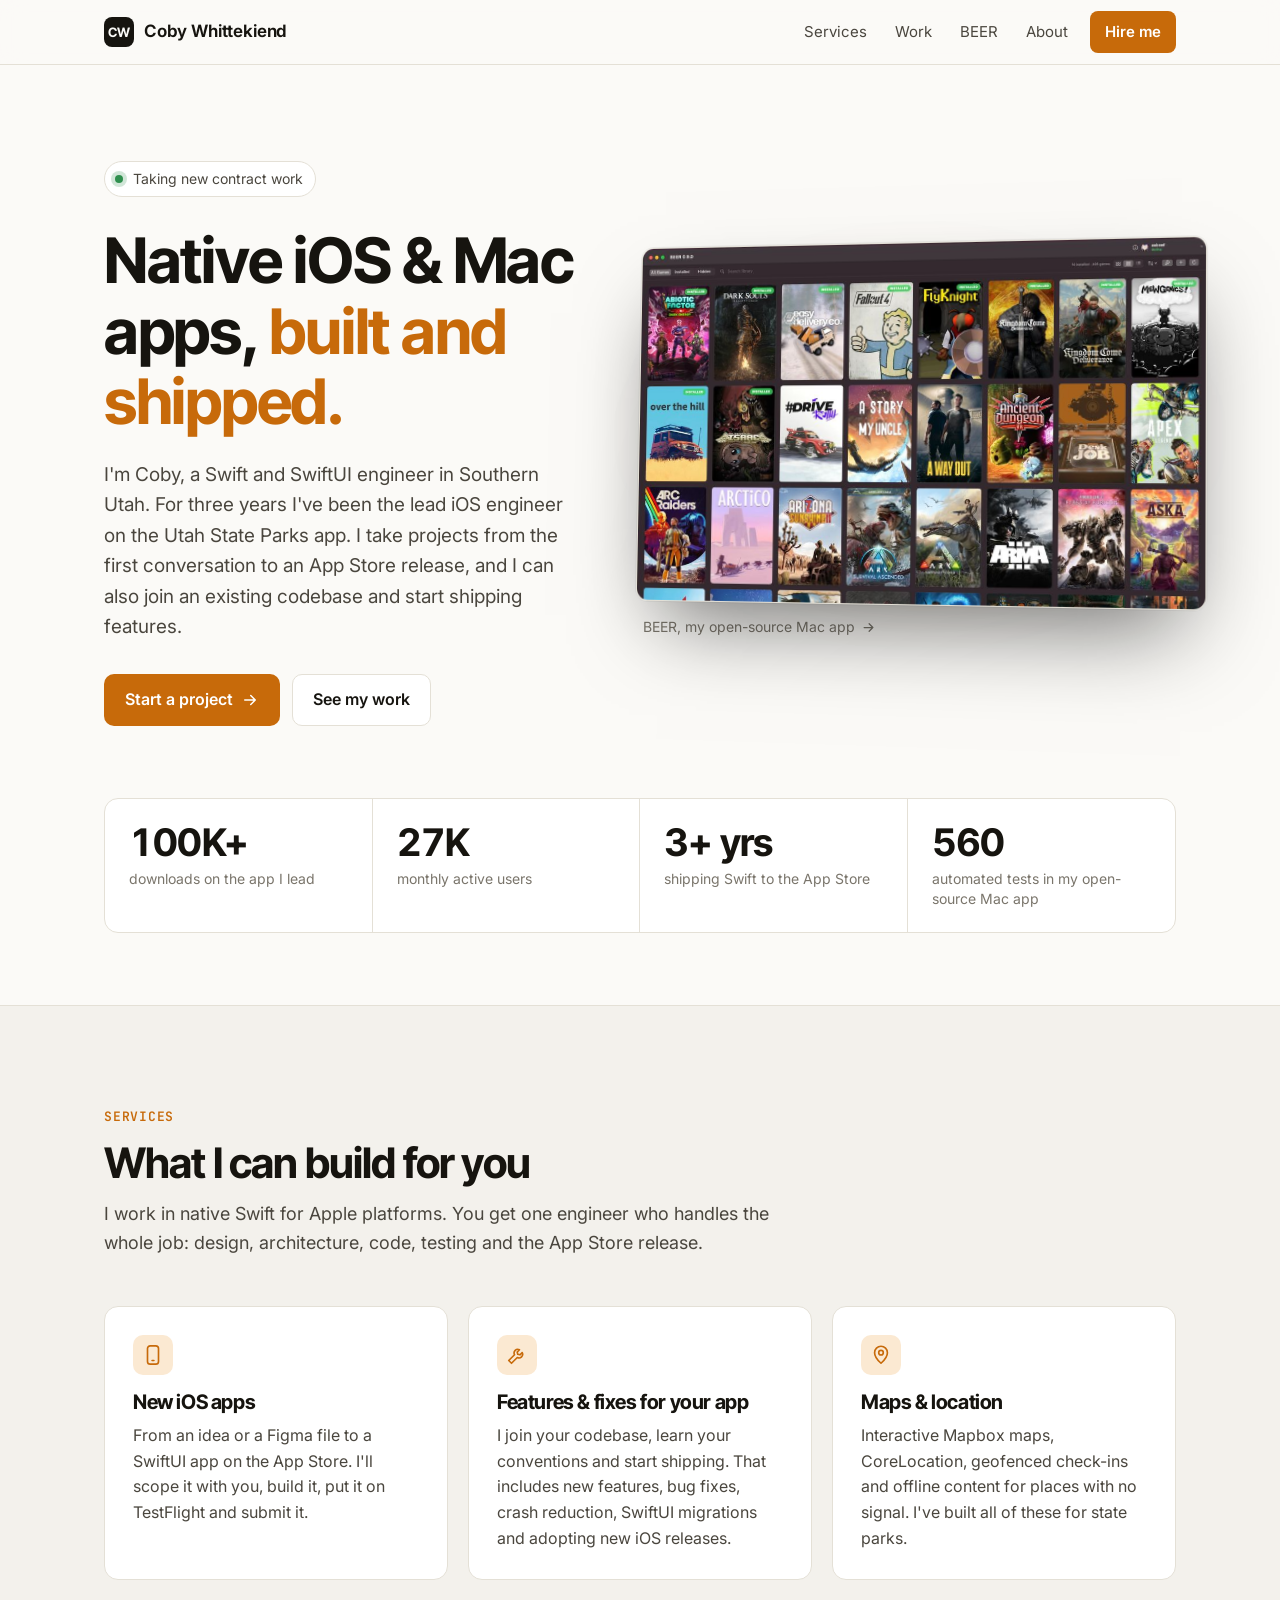
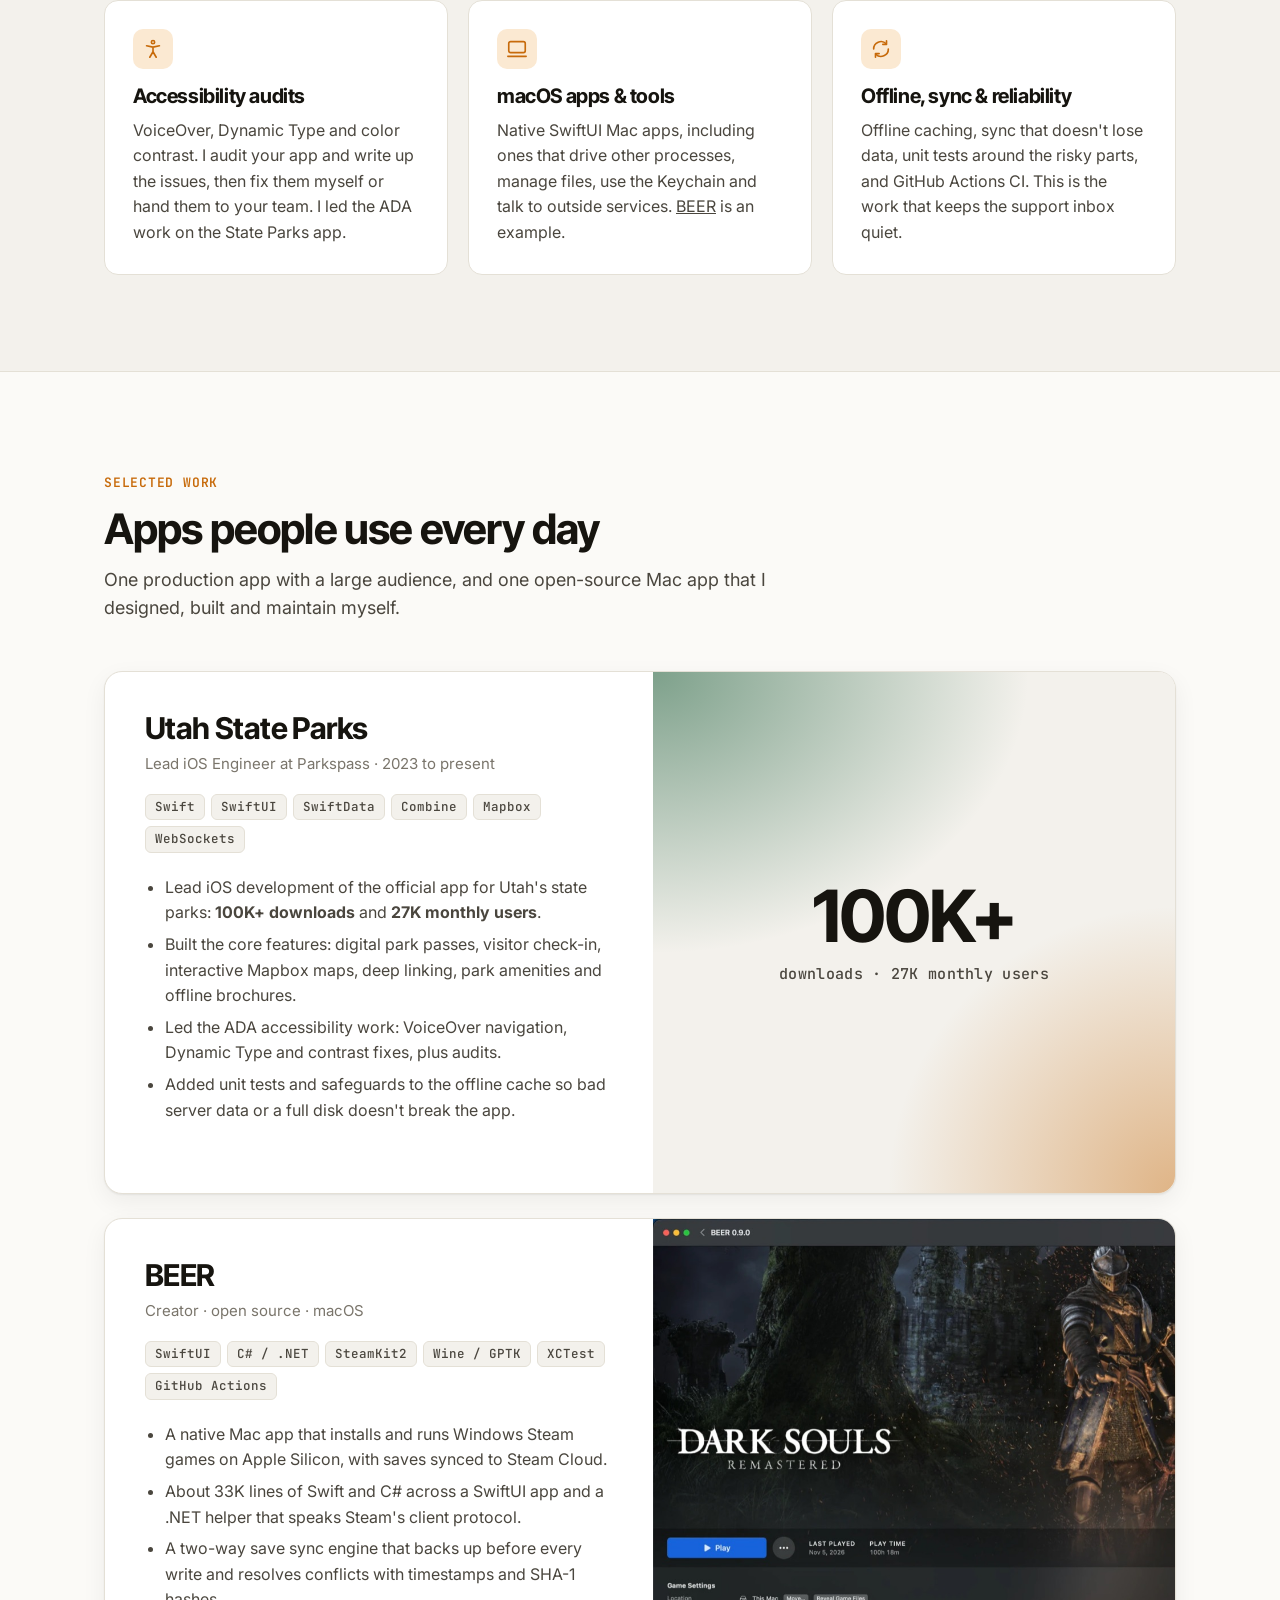
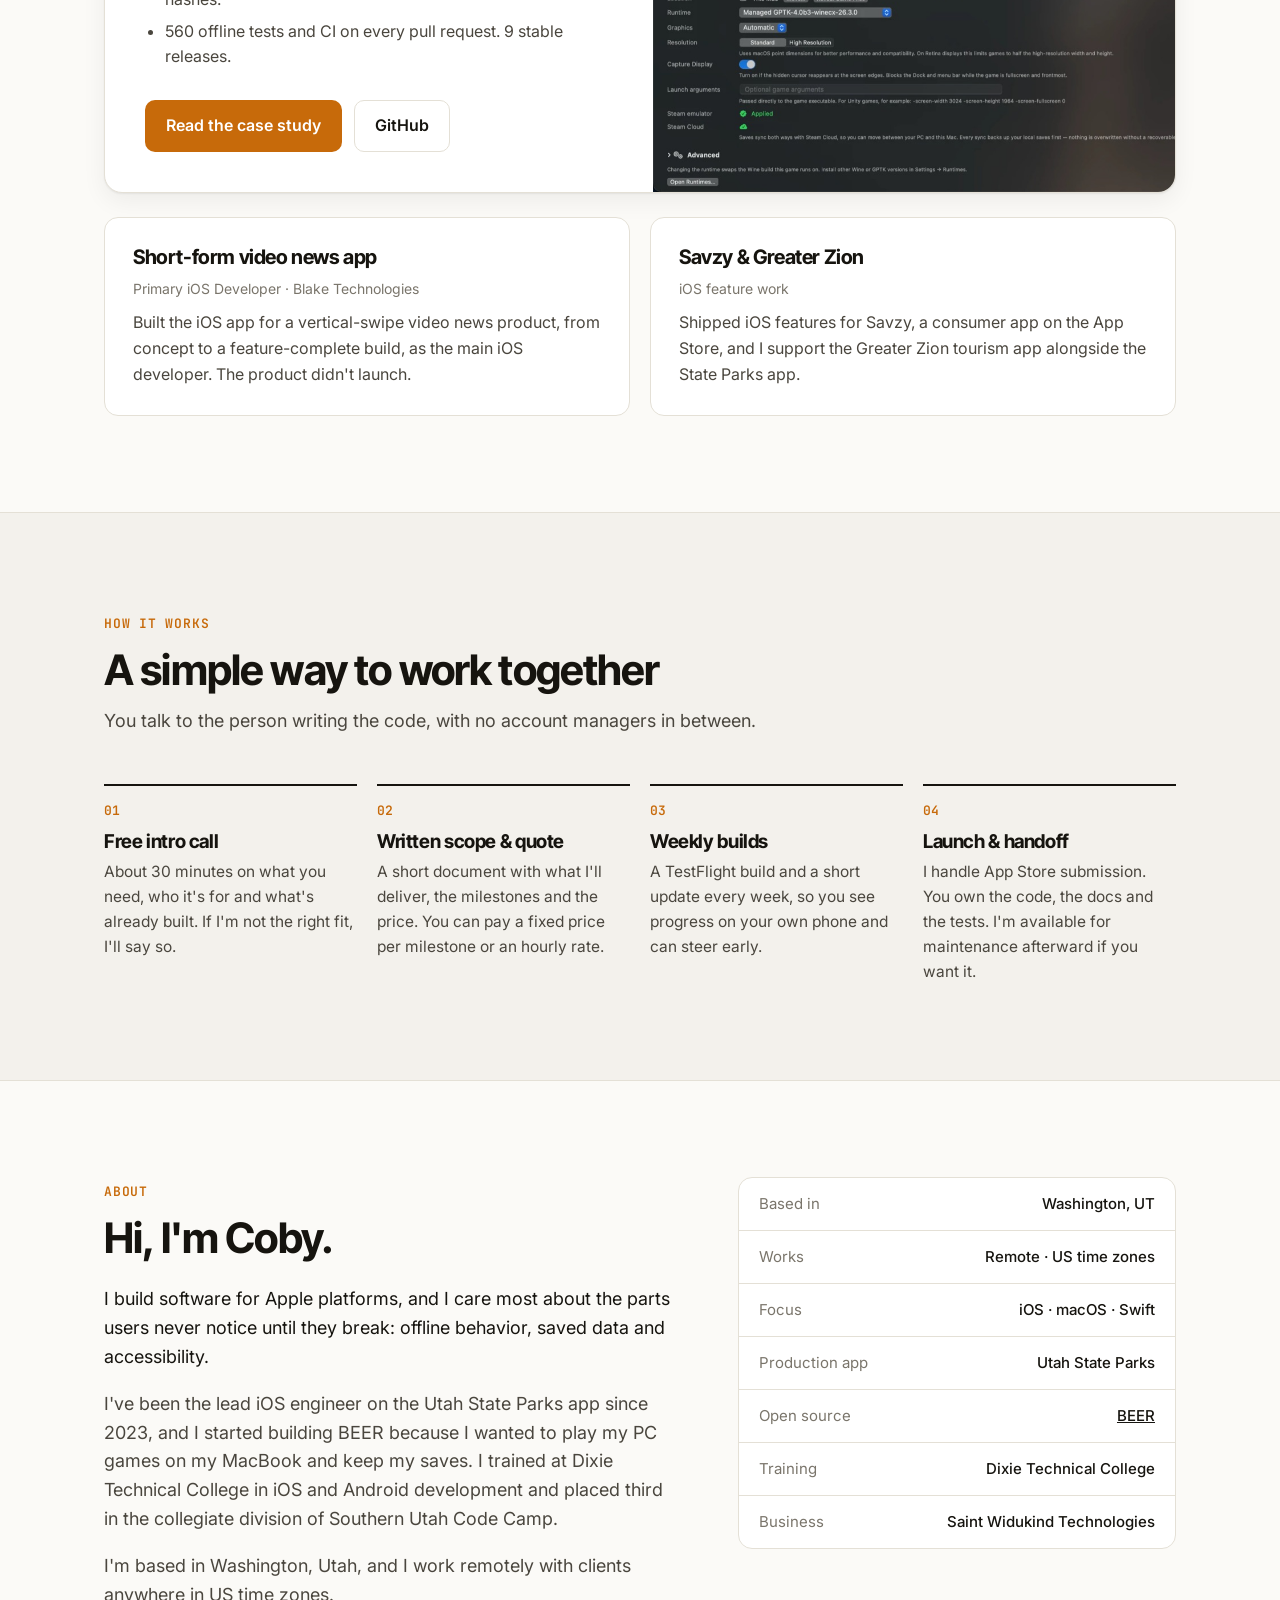
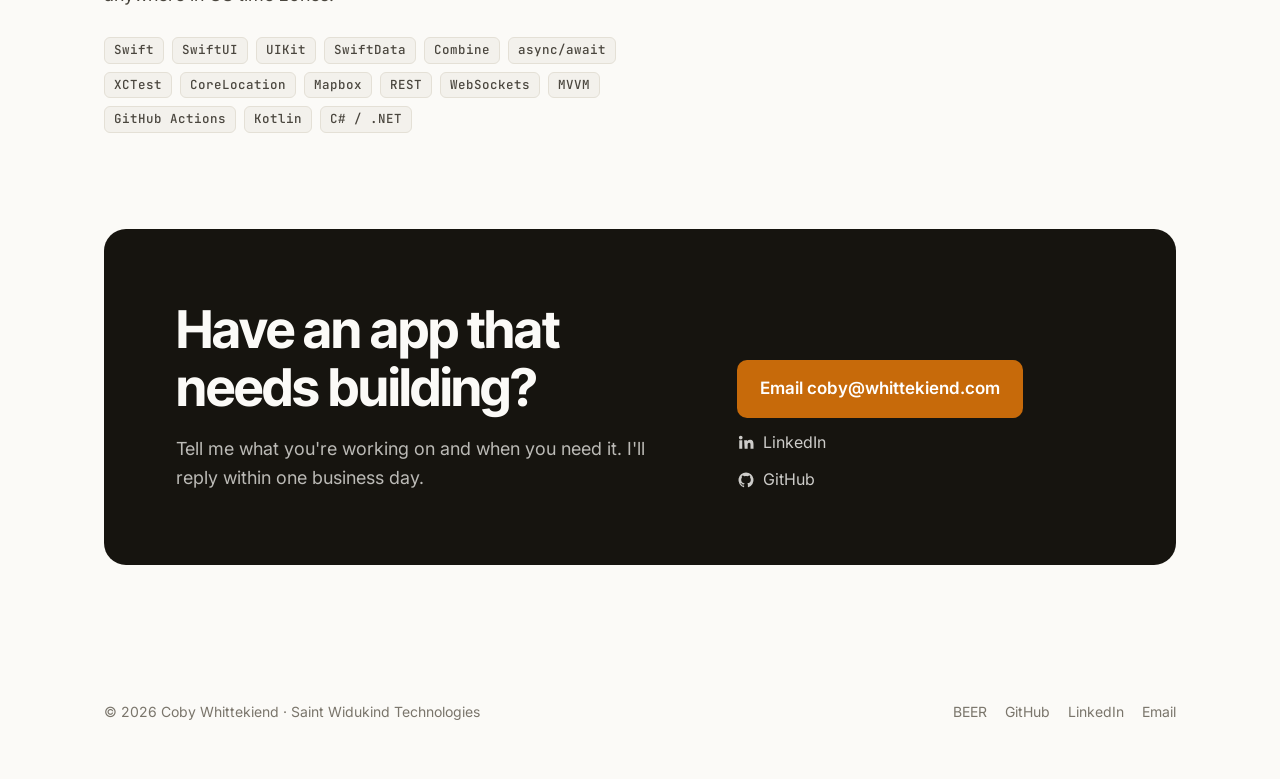
<file: index.html>
<!doctype html>
<html lang="en">
<head>
  <meta charset="utf-8">
  <meta name="viewport" content="width=device-width, initial-scale=1">
  <title>Coby Whittekiend · iOS & macOS Developer for Hire</title>
  <meta name="description" content="Freelance iOS and macOS engineer. Lead iOS engineer on the Utah State Parks app (100K+ downloads). Native Swift and SwiftUI apps, feature work, maps, accessibility and offline sync. Available for contract work.">
  <meta property="og:type" content="website">
  <meta property="og:title" content="Coby Whittekiend · iOS & macOS Developer for Hire">
  <meta property="og:description" content="Native Swift and SwiftUI apps, built and shipped to the App Store. Available for contract work.">
  <meta property="og:image" content="https://widukindtech.com/assets/og.png">
  <meta property="og:url" content="https://widukindtech.com/">
  <link rel="canonical" href="https://widukindtech.com/">
  <meta name="twitter:card" content="summary_large_image">
  <meta name="theme-color" content="#fbfaf7" media="(prefers-color-scheme: light)">
  <meta name="theme-color" content="#0f0e0c" media="(prefers-color-scheme: dark)">
  <link rel="icon" href="assets/favicon.svg" type="image/svg+xml">
  <link rel="apple-touch-icon" href="assets/apple-touch-icon.png">
  <link rel="preconnect" href="https://fonts.googleapis.com">
  <link rel="preconnect" href="https://fonts.gstatic.com" crossorigin>
  <link href="https://fonts.googleapis.com/css2?family=Inter:wght@400;500;600;700&family=Inter+Tight:wght@600;700&family=JetBrains+Mono:wght@500;600&display=swap" rel="stylesheet">
  <link rel="stylesheet" href="assets/site.css?v=7">
  <script type="application/ld+json">
  {
    "@context": "https://schema.org",
    "@type": "Person",
    "name": "Coby Whittekiend",
    "jobTitle": "iOS & macOS Engineer",
    "email": "mailto:coby@whittekiend.com",
    "address": { "@type": "PostalAddress", "addressLocality": "Washington", "addressRegion": "UT", "addressCountry": "US" },
    "sameAs": ["https://github.com/JarJarJames", "https://www.linkedin.com/in/cobywhittekiend"],
    "knowsAbout": ["Swift", "SwiftUI", "iOS", "macOS", "Mapbox", "Accessibility"]
  }
  </script>
</head>
<body>
<a class="skip" href="#main">Skip to content</a>

<header class="site-header">
  <div class="wrap">
    <a class="brand" href="./" aria-label="Coby Whittekiend, home">
      <span class="brand-mark" aria-hidden="true">CW</span>
      <span>Coby Whittekiend</span>
    </a>
    <nav class="nav" aria-label="Main">
      <a href="#services">Services</a>
      <a href="#work">Work</a>
      <a href="beer.html" class="keep">BEER</a>
      <a href="#about">About</a>
      <a class="btn btn-primary" href="#contact">Hire me</a>
    </nav>
  </div>
</header>

<main id="main">

  <!-- Hero -->
  <section class="hero">
    <div class="wrap">
      <div class="hero-grid">
        <div class="hero-copy">
          <div class="status"><span class="dot" aria-hidden="true"></span> Taking new contract work</div>
          <h1>Native iOS &amp; Mac apps, <em>built and shipped.</em></h1>
          <p class="lede">I'm Coby, a Swift and SwiftUI engineer in Southern Utah. For three years I've been the lead iOS engineer on the Utah State Parks app. I take projects from the first conversation to an App Store release, and I can also join an existing codebase and start shipping features.</p>
          <div class="ctas">
            <a class="btn btn-primary" href="#contact">Start a project
              <svg viewBox="0 0 24 24" fill="none" stroke="currentColor" stroke-width="2" stroke-linecap="round" stroke-linejoin="round" aria-hidden="true"><path d="M5 12h14M13 6l6 6-6 6"/></svg>
            </a>
            <a class="btn btn-ghost" href="#work">See my work</a>
          </div>
        </div>
        <a class="hero-shot" href="beer.html">
          <img src="assets/beer-library.jpg?v=2" srcset="assets/beer-library-1000.jpg?v=2 1000w, assets/beer-library.jpg?v=2 1600w" sizes="(min-width: 1000px) 640px, 100vw" alt="BEER 0.9.0, a Mac app I built, showing a Steam library of 405 games as a grid of cover art with Installed badges" width="1600" height="1006" fetchpriority="high">
          <span class="hero-caption">BEER, my open-source Mac app
            <svg viewBox="0 0 24 24" fill="none" stroke="currentColor" stroke-width="2" stroke-linecap="round" stroke-linejoin="round" aria-hidden="true"><path d="M5 12h14M13 6l6 6-6 6"/></svg>
          </span>
        </a>
      </div>

      <div class="stats" role="list">
        <div class="stat" role="listitem"><b>100K+</b><span>downloads on the app I lead</span></div>
        <div class="stat" role="listitem"><b>27K</b><span>monthly active users</span></div>
        <div class="stat" role="listitem"><b>3+ yrs</b><span>shipping Swift to the App Store</span></div>
        <div class="stat" role="listitem"><b>560</b><span>automated tests in my open-source Mac app</span></div>
      </div>
    </div>
  </section>

  <!-- Services -->
  <section id="services" class="section-alt">
    <div class="wrap">
      <div class="section-head">
        <span class="eyebrow">Services</span>
        <h2>What I can build for you</h2>
        <p>I work in native Swift for Apple platforms. You get one engineer who handles the whole job: design, architecture, code, testing and the App Store release.</p>
      </div>
      <div class="grid-3">
        <div class="card">
          <div class="icon"><svg viewBox="0 0 24 24" fill="none" stroke="currentColor" stroke-width="1.8" stroke-linecap="round" stroke-linejoin="round" aria-hidden="true"><rect x="6" y="2" width="12" height="20" rx="3"/><path d="M11 18h2"/></svg></div>
          <h3>New iOS apps</h3>
          <p>From an idea or a Figma file to a SwiftUI app on the App Store. I'll scope it with you, build it, put it on TestFlight and submit it.</p>
        </div>
        <div class="card">
          <div class="icon"><svg viewBox="0 0 24 24" fill="none" stroke="currentColor" stroke-width="1.8" stroke-linecap="round" stroke-linejoin="round" aria-hidden="true"><path d="M14.7 6.3a4 4 0 0 0-5.4 5.4L3 18l3 3 6.3-6.3a4 4 0 0 0 5.4-5.4l-2.5 2.5-2.4-.6-.6-2.4z"/></svg></div>
          <h3>Features &amp; fixes for your app</h3>
          <p>I join your codebase, learn your conventions and start shipping. That includes new features, bug fixes, crash reduction, SwiftUI migrations and adopting new iOS releases.</p>
        </div>
        <div class="card">
          <div class="icon"><svg viewBox="0 0 24 24" fill="none" stroke="currentColor" stroke-width="1.8" stroke-linecap="round" stroke-linejoin="round" aria-hidden="true"><path d="M12 21s-7-6.2-7-11.5A7 7 0 0 1 19 9.5C19 14.8 12 21 12 21z"/><circle cx="12" cy="9.5" r="2.5"/></svg></div>
          <h3>Maps &amp; location</h3>
          <p>Interactive Mapbox maps, CoreLocation, geofenced check-ins and offline content for places with no signal. I've built all of these for state parks.</p>
        </div>
        <div class="card">
          <div class="icon"><svg viewBox="0 0 24 24" fill="none" stroke="currentColor" stroke-width="1.8" stroke-linecap="round" stroke-linejoin="round" aria-hidden="true"><circle cx="12" cy="4.5" r="1.8"/><path d="M5 8.5l7 1.5 7-1.5M12 10v5m0 0l-3.5 6M12 15l3.5 6"/></svg></div>
          <h3>Accessibility audits</h3>
          <p>VoiceOver, Dynamic Type and color contrast. I audit your app and write up the issues, then fix them myself or hand them to your team. I led the ADA work on the State Parks app.</p>
        </div>
        <div class="card">
          <div class="icon"><svg viewBox="0 0 24 24" fill="none" stroke="currentColor" stroke-width="1.8" stroke-linecap="round" stroke-linejoin="round" aria-hidden="true"><rect x="3" y="4" width="18" height="12" rx="2"/><path d="M2 20h20"/></svg></div>
          <h3>macOS apps &amp; tools</h3>
          <p>Native SwiftUI Mac apps, including ones that drive other processes, manage files, use the Keychain and talk to outside services. <a href="beer.html">BEER</a> is an example.</p>
        </div>
        <div class="card">
          <div class="icon"><svg viewBox="0 0 24 24" fill="none" stroke="currentColor" stroke-width="1.8" stroke-linecap="round" stroke-linejoin="round" aria-hidden="true"><path d="M20 12a8 8 0 0 1-13.7 5.7M4 12a8 8 0 0 1 13.7-5.7"/><path d="M18 3v4h-4M6 21v-4h4"/></svg></div>
          <h3>Offline, sync &amp; reliability</h3>
          <p>Offline caching, sync that doesn't lose data, unit tests around the risky parts, and GitHub Actions CI. This is the work that keeps the support inbox quiet.</p>
        </div>
      </div>
    </div>
  </section>

  <!-- Work -->
  <section id="work">
    <div class="wrap">
      <div class="section-head">
        <span class="eyebrow">Selected work</span>
        <h2>Apps people use every day</h2>
        <p>One production app with a large audience, and one open-source Mac app that I designed, built and maintain myself.</p>
      </div>

      <div class="work">
        <article class="project">
          <div class="body">
            <h3>Utah State Parks</h3>
            <div class="role">Lead iOS Engineer at Parkspass · 2023 to present</div>
            <div class="tags"><span class="tag">Swift</span><span class="tag">SwiftUI</span><span class="tag">SwiftData</span><span class="tag">Combine</span><span class="tag">Mapbox</span><span class="tag">WebSockets</span></div>
            <ul>
              <li>Lead iOS development of the official app for Utah's state parks: <strong>100K+ downloads</strong> and <strong>27K monthly users</strong>.</li>
              <li>Built the core features: digital park passes, visitor check-in, interactive Mapbox maps, deep linking, park amenities and offline brochures.</li>
              <li>Led the ADA accessibility work: VoiceOver navigation, Dynamic Type and contrast fixes, plus audits.</li>
              <li>Added unit tests and safeguards to the offline cache so bad server data or a full disk doesn't break the app.</li>
            </ul>
          </div>
          <div class="media" aria-hidden="true">
            <div class="art" style="--art:#2f6b4a; --art2:#c76a0a;">
              <div class="big">100K+<small>downloads · 27K monthly users</small></div>
            </div>
          </div>
        </article>

        <article class="project">
          <div class="body">
            <h3>BEER</h3>
            <div class="role">Creator · open source · macOS</div>
            <div class="tags"><span class="tag">SwiftUI</span><span class="tag">C# / .NET</span><span class="tag">SteamKit2</span><span class="tag">Wine / GPTK</span><span class="tag">XCTest</span><span class="tag">GitHub Actions</span></div>
            <ul>
              <li>A native Mac app that installs and runs Windows Steam games on Apple Silicon, with saves synced to Steam Cloud.</li>
              <li>About 33K lines of Swift and C# across a SwiftUI app and a .NET helper that speaks Steam's client protocol.</li>
              <li>A two-way save sync engine that backs up before every write and resolves conflicts with timestamps and SHA-1 hashes.</li>
              <li>560 offline tests and CI on every pull request. 9 stable releases.</li>
            </ul>
            <div class="links">
              <a class="btn btn-primary" href="beer.html">Read the case study</a>
              <a class="btn btn-ghost" href="https://github.com/JarJarJames/BEER">GitHub</a>
            </div>
          </div>
          <div class="media">
            <img src="assets/beer-game.jpg" alt="BEER's game page for Dark Souls Remastered, showing the Play button, runtime settings and Steam Cloud sync status" loading="lazy" width="1600" height="1006">
          </div>
        </article>
      </div>

      <div class="mini-projects" style="margin-top:24px">
        <div class="card">
          <h3>Short-form video news app</h3>
          <div class="role">Primary iOS Developer · Blake Technologies</div>
          <p>Built the iOS app for a vertical-swipe video news product, from concept to a feature-complete build, as the main iOS developer. The product didn't launch.</p>
        </div>
        <div class="card">
          <h3>Savzy &amp; Greater Zion</h3>
          <div class="role">iOS feature work</div>
          <p>Shipped iOS features for Savzy, a consumer app on the App Store, and I support the Greater Zion tourism app alongside the State Parks app.</p>
        </div>
      </div>
    </div>
  </section>

  <!-- Process -->
  <section class="section-alt">
    <div class="wrap">
      <div class="section-head">
        <span class="eyebrow">How it works</span>
        <h2>A simple way to work together</h2>
        <p>You talk to the person writing the code, with no account managers in between.</p>
      </div>
      <div class="steps">
        <div class="step">
          <h3>Free intro call</h3>
          <p>About 30 minutes on what you need, who it's for and what's already built. If I'm not the right fit, I'll say so.</p>
        </div>
        <div class="step">
          <h3>Written scope &amp; quote</h3>
          <p>A short document with what I'll deliver, the milestones and the price. You can pay a fixed price per milestone or an hourly rate.</p>
        </div>
        <div class="step">
          <h3>Weekly builds</h3>
          <p>A TestFlight build and a short update every week, so you see progress on your own phone and can steer early.</p>
        </div>
        <div class="step">
          <h3>Launch &amp; handoff</h3>
          <p>I handle App Store submission. You own the code, the docs and the tests. I'm available for maintenance afterward if you want it.</p>
        </div>
      </div>
    </div>
  </section>

  <!-- About -->
  <section id="about">
    <div class="wrap about">
      <div class="prose">
        <span class="eyebrow">About</span>
        <h2 style="font-size:clamp(30px,4vw,42px);margin-bottom:24px">Hi, I'm Coby.</h2>
        <p>I build software for Apple platforms, and I care most about the parts users never notice until they break: offline behavior, saved data and accessibility.</p>
        <p>I've been the lead iOS engineer on the Utah State Parks app since 2023, and I started building BEER because I wanted to play my PC games on my MacBook and keep my saves. I trained at Dixie Technical College in iOS and Android development and placed third in the collegiate division of Southern Utah Code Camp.</p>
        <p>I'm based in Washington, Utah, and I work remotely with clients anywhere in US time zones.</p>
        <div class="skills">
          <span class="tag">Swift</span><span class="tag">SwiftUI</span><span class="tag">UIKit</span><span class="tag">SwiftData</span><span class="tag">Combine</span><span class="tag">async/await</span><span class="tag">XCTest</span><span class="tag">CoreLocation</span><span class="tag">Mapbox</span><span class="tag">REST</span><span class="tag">WebSockets</span><span class="tag">MVVM</span><span class="tag">GitHub Actions</span><span class="tag">Kotlin</span><span class="tag">C# / .NET</span>
        </div>
      </div>
      <ul class="facts">
        <li><span>Based in</span><span>Washington, UT</span></li>
        <li><span>Works</span><span>Remote · US time zones</span></li>
        <li><span>Focus</span><span>iOS · macOS · Swift</span></li>
        <li><span>Production app</span><span>Utah State Parks</span></li>
        <li><span>Open source</span><span><a href="beer.html">BEER</a></span></li>
        <li><span>Training</span><span>Dixie Technical College</span></li>
        <li><span>Business</span><span>Saint Widukind Technologies</span></li>
      </ul>
    </div>
  </section>

  <!-- Contact -->
  <section id="contact" style="padding-top:0">
    <div class="wrap">
      <div class="contact-box">
        <div>
          <h2>Have an app that needs building?</h2>
          <p>Tell me what you're working on and when you need it. I'll reply within one business day.</p>
        </div>
        <div class="contact-links">
          <a class="btn btn-primary" href="mailto:coby@whittekiend.com?subject=Project%20inquiry">Email coby@whittekiend.com</a>
          <a class="plain" href="https://www.linkedin.com/in/cobywhittekiend">
            <svg viewBox="0 0 24 24" fill="currentColor" aria-hidden="true"><path d="M4.98 3.5a2.5 2.5 0 1 1 0 5 2.5 2.5 0 0 1 0-5zM3 9.5h4V21H3zM9.5 9.5h3.8v1.6h.1c.5-1 1.8-2 3.8-2 4 0 4.8 2.6 4.8 6V21h-4v-5.2c0-1.3 0-2.9-1.8-2.9s-2 1.4-2 2.8V21h-4z"/></svg>
            LinkedIn
          </a>
          <a class="plain" href="https://github.com/JarJarJames">
            <svg viewBox="0 0 24 24" fill="currentColor" aria-hidden="true"><path d="M12 2a10 10 0 0 0-3.2 19.5c.5.1.7-.2.7-.5v-1.7c-2.8.6-3.4-1.3-3.4-1.3-.5-1.2-1.1-1.5-1.1-1.5-.9-.6.1-.6.1-.6 1 .1 1.5 1 1.5 1 .9 1.6 2.4 1.1 3 .8.1-.6.4-1.1.6-1.3-2.2-.3-4.6-1.1-4.6-5 0-1.1.4-2 1-2.7-.1-.3-.4-1.3.1-2.7 0 0 .8-.3 2.8 1a9.6 9.6 0 0 1 5 0c1.9-1.3 2.8-1 2.8-1 .5 1.4.2 2.4.1 2.7.6.7 1 1.6 1 2.7 0 3.9-2.3 4.7-4.6 4.9.4.3.7.9.7 1.9V21c0 .3.2.6.7.5A10 10 0 0 0 12 2z"/></svg>
            GitHub
          </a>
        </div>
      </div>
    </div>
  </section>
</main>

<footer class="site-footer">
  <div class="wrap">
    <span>© 2026 Coby Whittekiend · Saint Widukind Technologies</span>
    <nav aria-label="Footer">
      <a href="beer.html">BEER</a>
      <a href="https://github.com/JarJarJames">GitHub</a>
      <a href="https://www.linkedin.com/in/cobywhittekiend">LinkedIn</a>
      <a href="mailto:coby@whittekiend.com">Email</a>
    </nav>
  </div>
</footer>
</body>
</html>
</file>
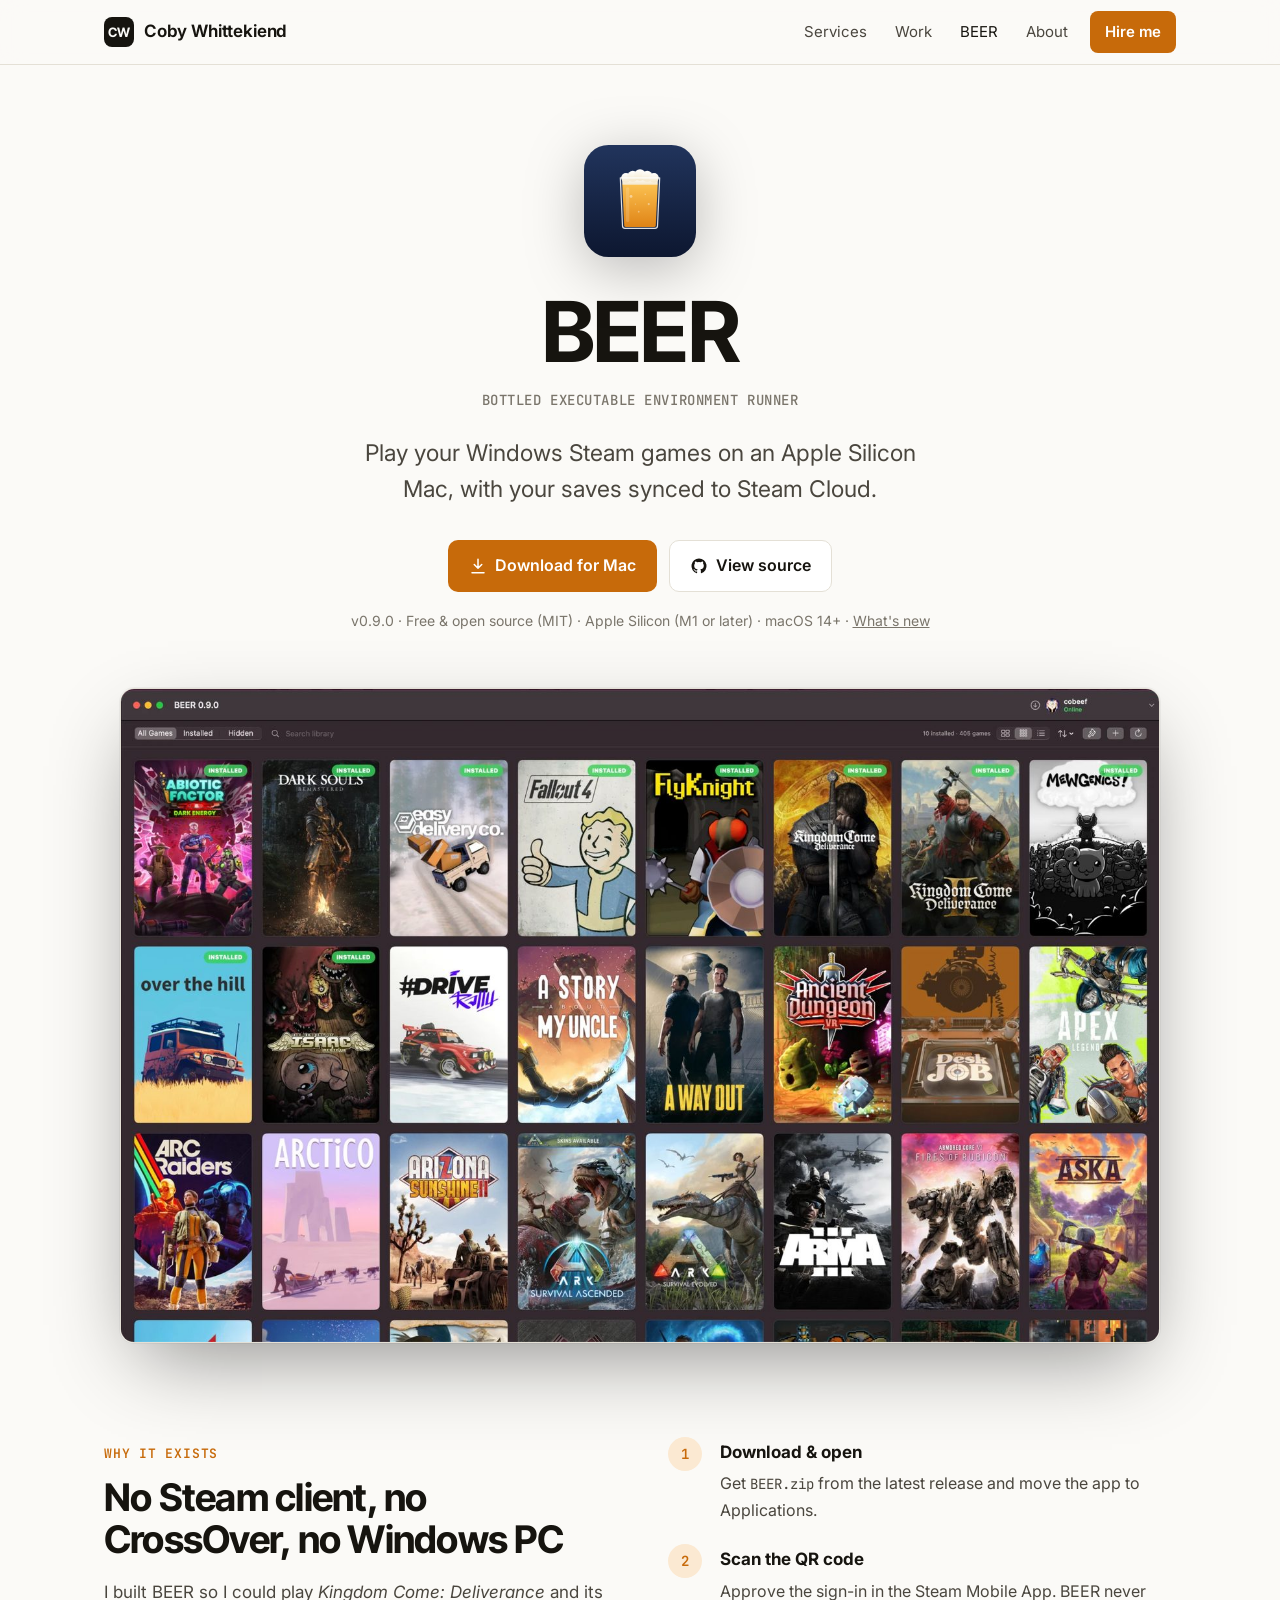
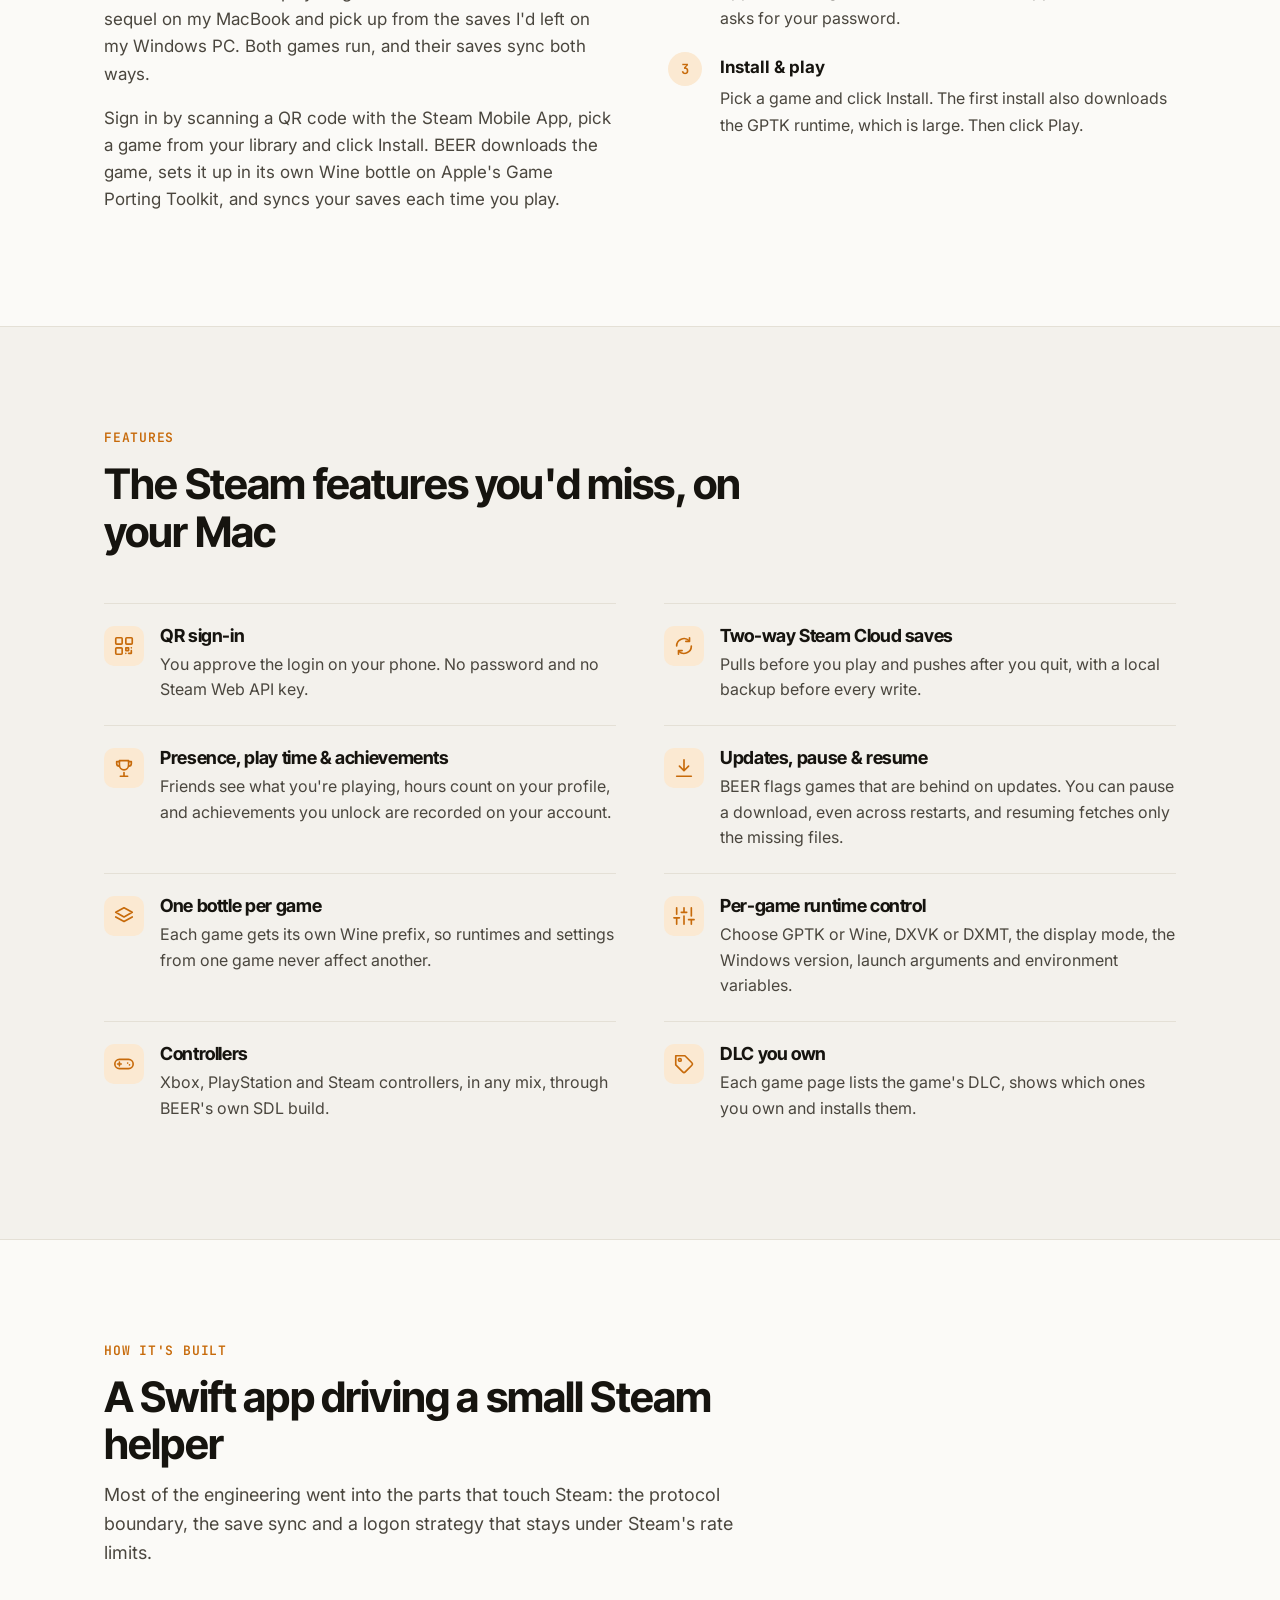
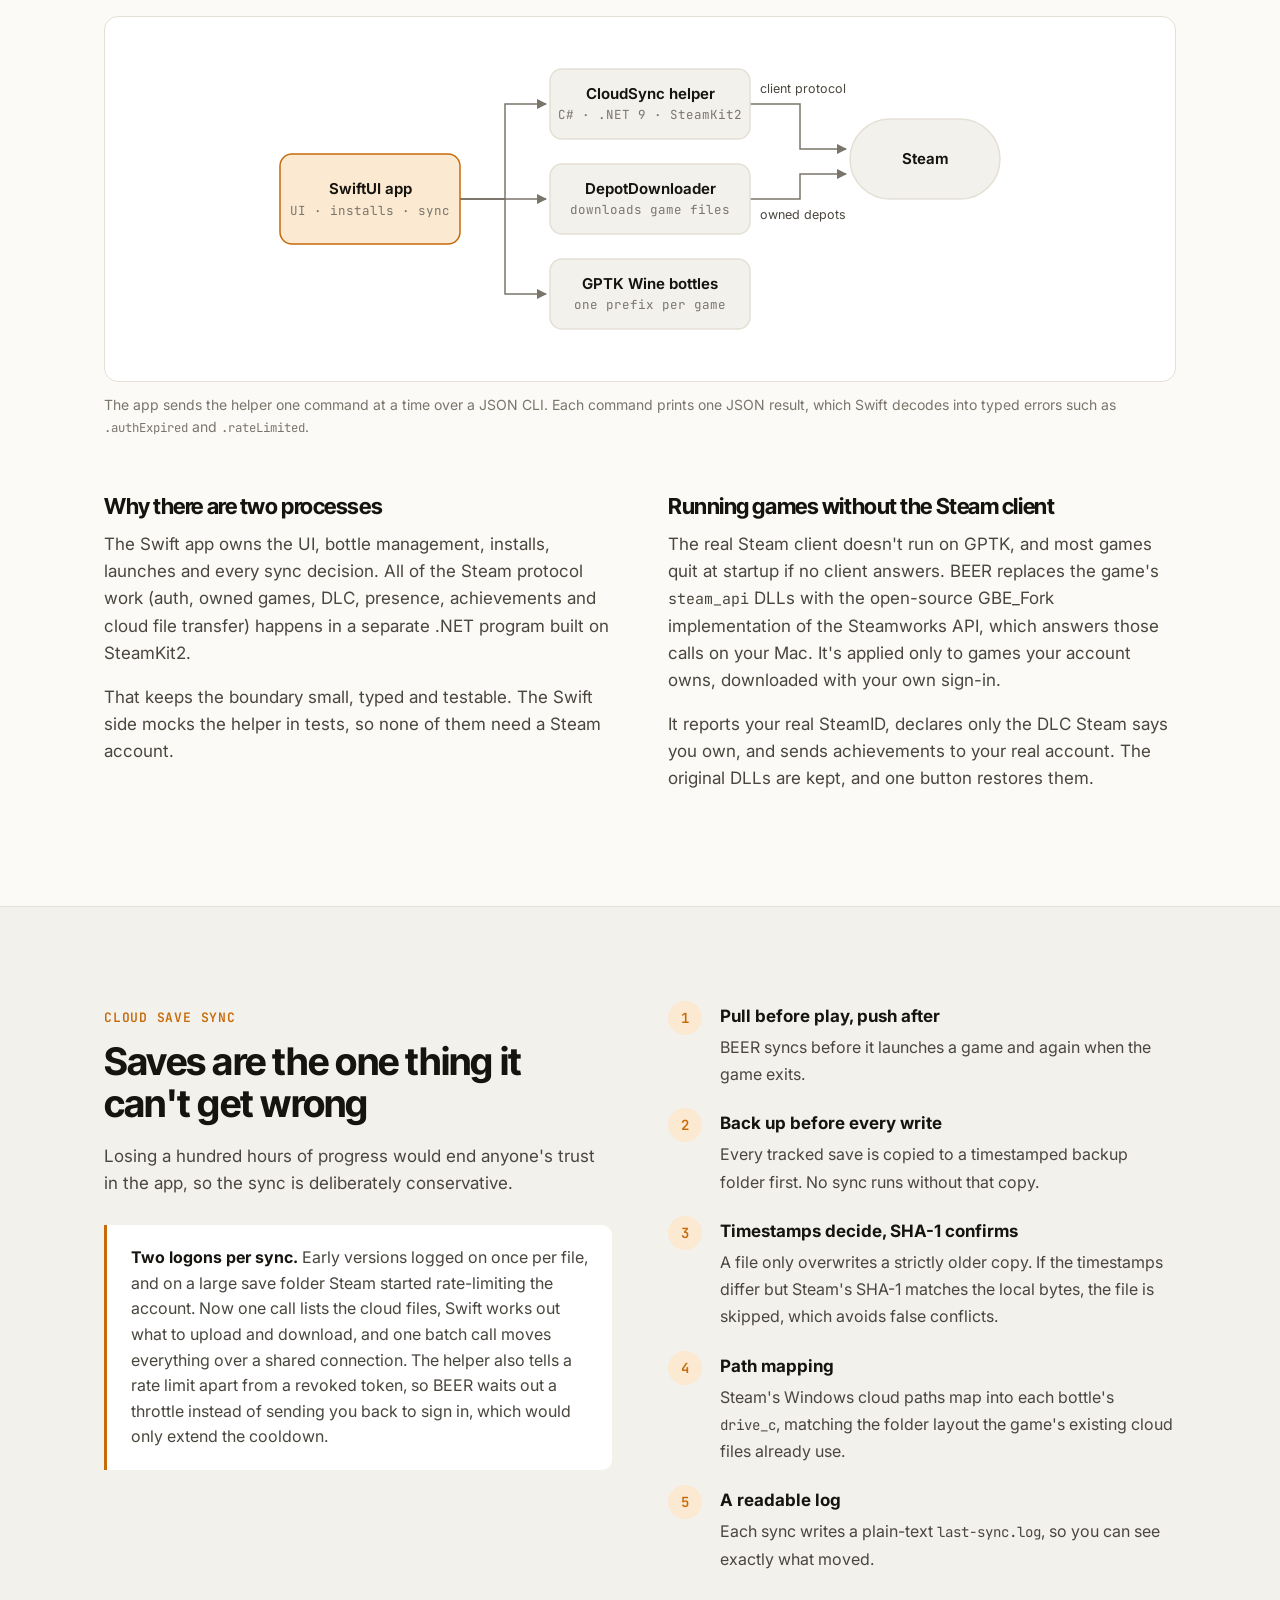
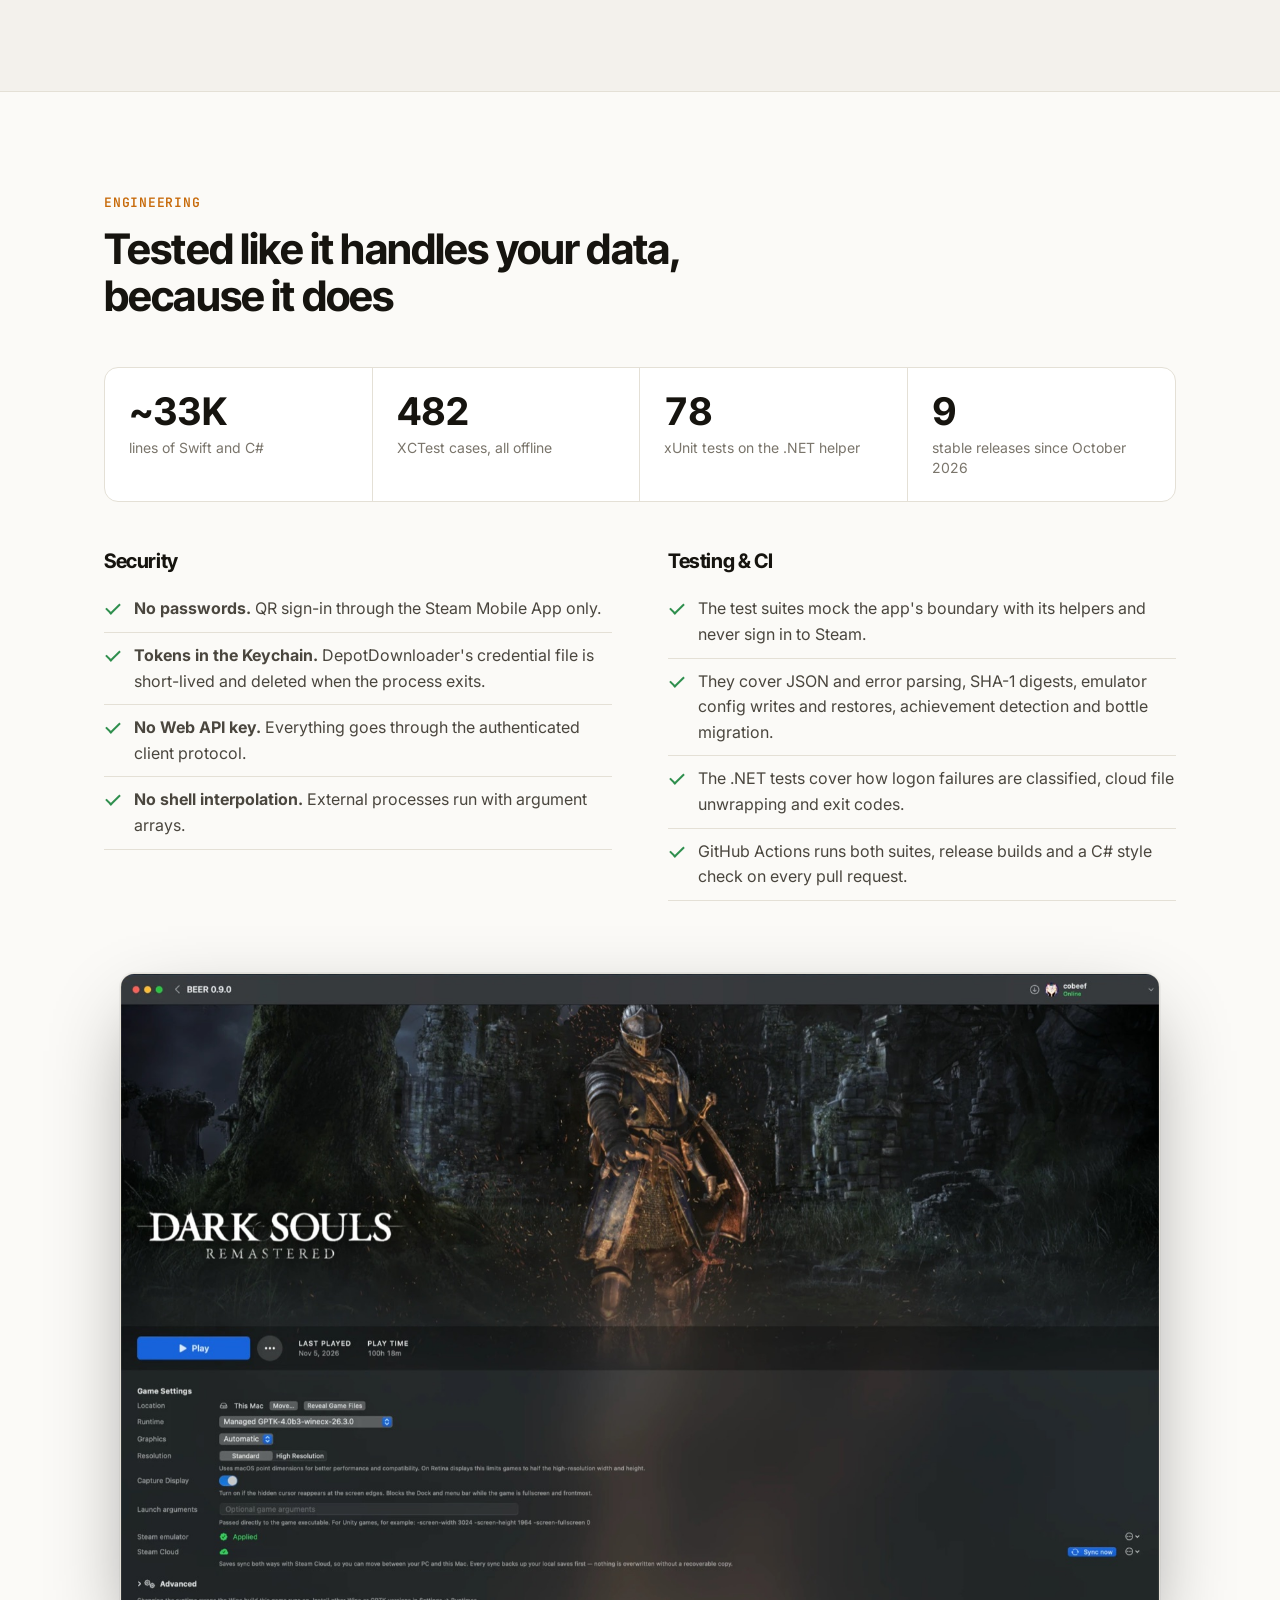
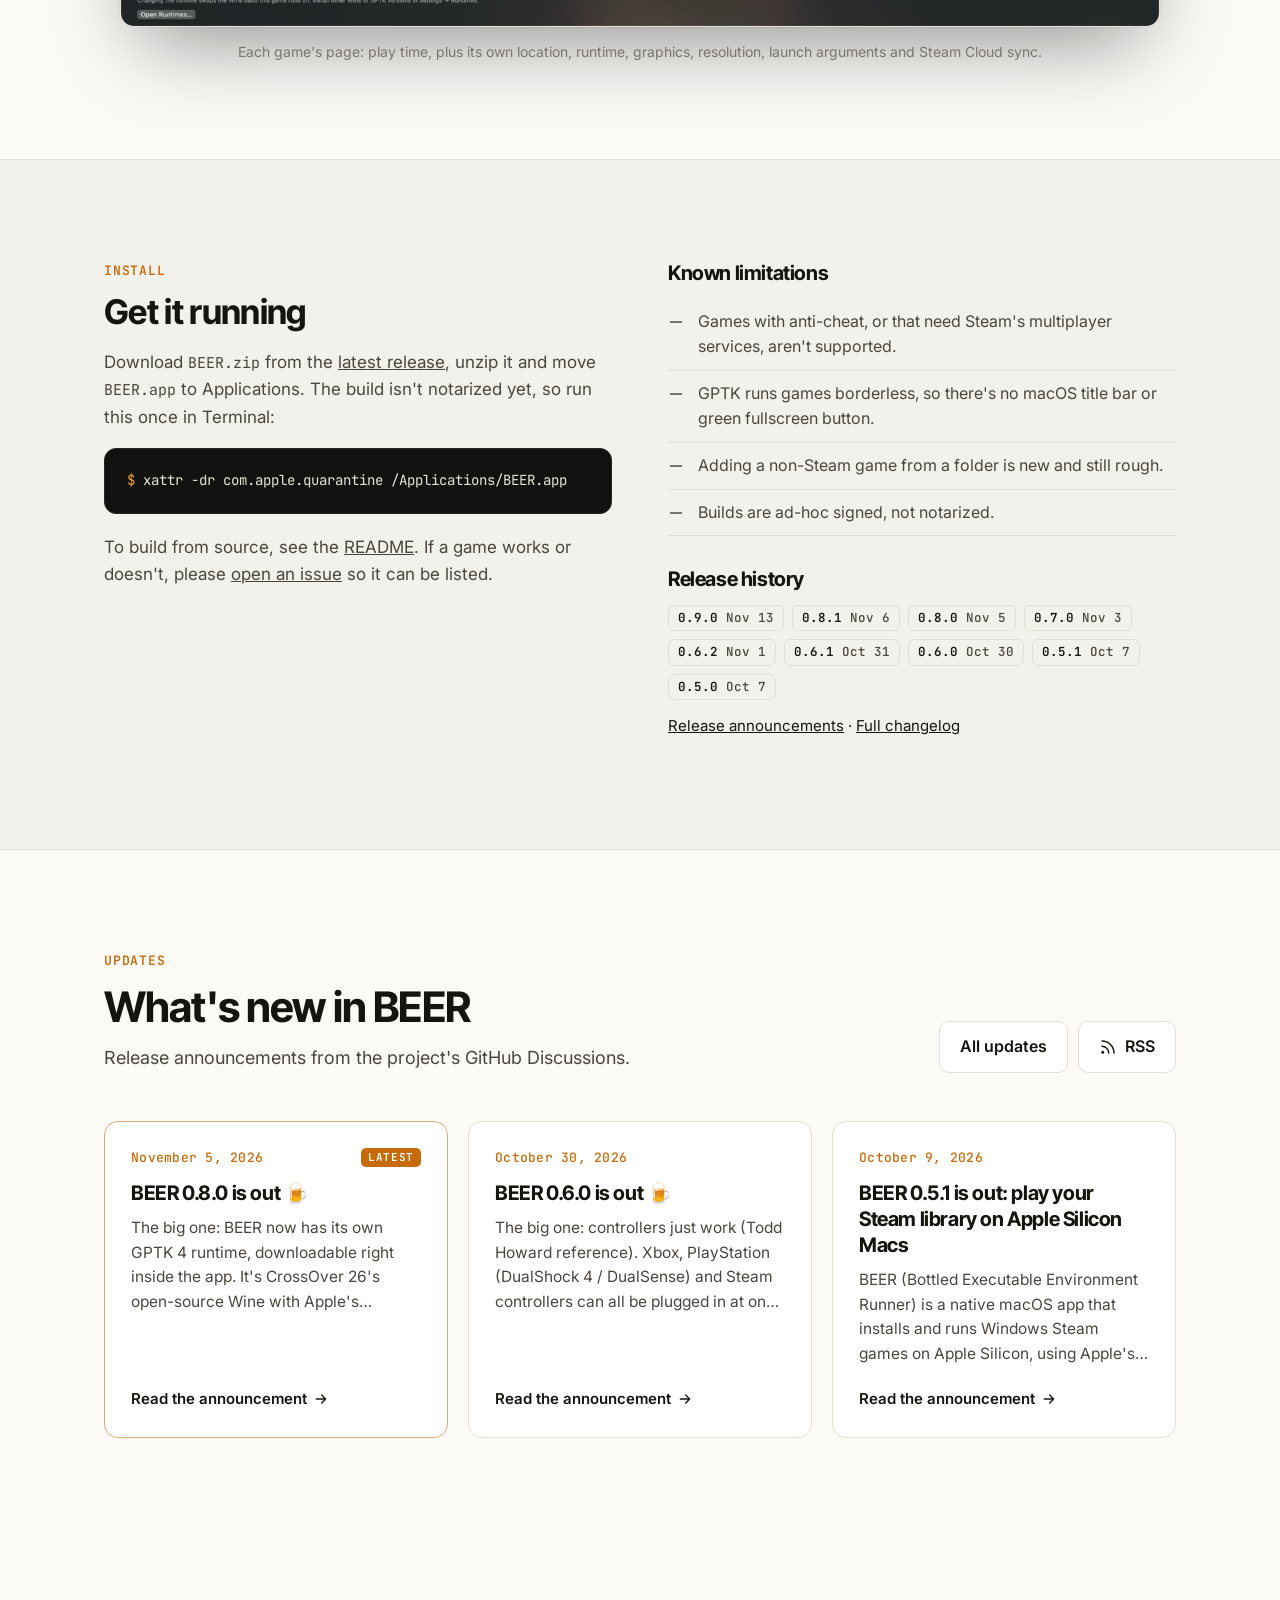
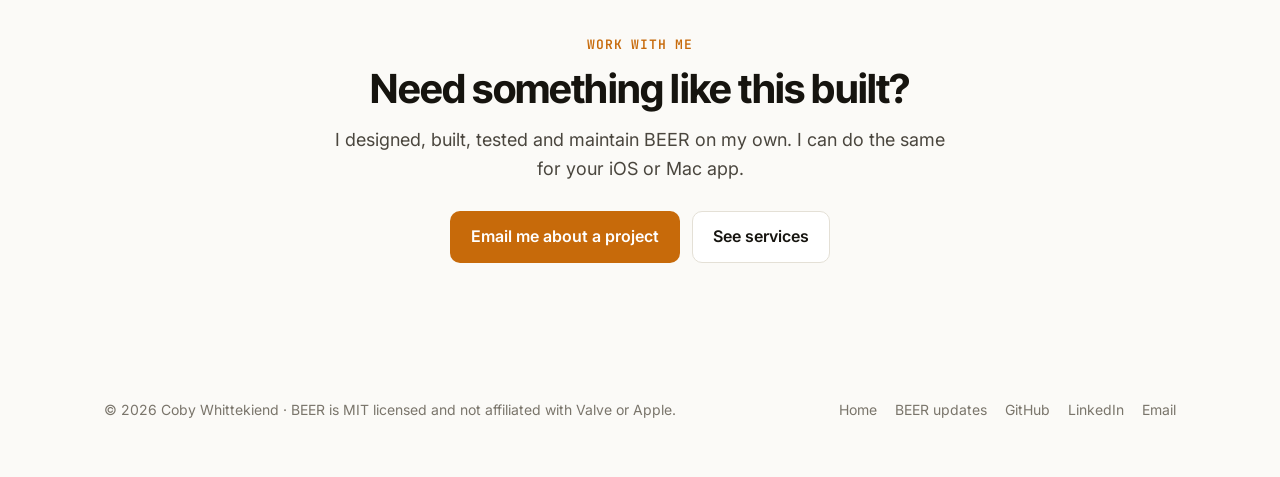
<file: beer.html>
<!doctype html>
<html lang="en">
<head>
  <meta charset="utf-8">
  <meta name="viewport" content="width=device-width, initial-scale=1">
  <title>BEER · Windows Steam Games on Apple Silicon Macs</title>
  <meta name="description" content="BEER is a free, open-source Mac app that installs and runs your Windows Steam games on Apple Silicon through Apple's Game Porting Toolkit, with two-way Steam Cloud save sync.">
  <meta property="og:type" content="website">
  <meta property="og:title" content="BEER · Windows Steam Games on Apple Silicon Macs">
  <meta property="og:description" content="Free and open source. Sign in with the Steam Mobile App, pick a game, and play it on your Mac with your saves synced.">
  <meta property="og:image" content="https://widukindtech.com/assets/beer-library.jpg">
  <meta property="og:url" content="https://widukindtech.com/beer.html">
  <link rel="canonical" href="https://widukindtech.com/beer.html">
  <meta name="twitter:card" content="summary_large_image">
  <meta name="theme-color" content="#fbfaf7" media="(prefers-color-scheme: light)">
  <meta name="theme-color" content="#0f0e0c" media="(prefers-color-scheme: dark)">
  <link rel="icon" href="assets/beer-icon.svg" type="image/svg+xml">
  <link rel="apple-touch-icon" href="assets/beer-icon-180.png">
  <link rel="alternate" type="application/atom+xml" title="BEER Updates" href="beer-updates.xml">
  <link rel="preconnect" href="https://fonts.googleapis.com">
  <link rel="preconnect" href="https://fonts.gstatic.com" crossorigin>
  <link href="https://fonts.googleapis.com/css2?family=Inter:wght@400;500;600;700&family=Inter+Tight:wght@600;700&family=JetBrains+Mono:wght@500;600&display=swap" rel="stylesheet">
  <link rel="stylesheet" href="assets/site.css?v=7">
  <script type="application/ld+json">
  {
    "@context": "https://schema.org",
    "@type": "SoftwareApplication",
    "name": "BEER (Bottled Executable Environment Runner)",
    "operatingSystem": "macOS 14 or later, Apple Silicon",
    "applicationCategory": "GameApplication",
    "softwareVersion": "0.9.0",
    "license": "https://opensource.org/licenses/MIT",
    "offers": { "@type": "Offer", "price": "0", "priceCurrency": "USD" },
    "downloadUrl": "https://github.com/JarJarJames/BEER/releases/latest",
    "author": { "@type": "Person", "name": "Coby Whittekiend" }
  }
  </script>
</head>
<body>
<a class="skip" href="#main">Skip to content</a>

<header class="site-header">
  <div class="wrap">
    <a class="brand" href="./" aria-label="Coby Whittekiend, home">
      <span class="brand-mark" aria-hidden="true">CW</span>
      <span>Coby Whittekiend</span>
    </a>
    <nav class="nav" aria-label="Main">
      <a href="./#services">Services</a>
      <a href="./#work">Work</a>
      <a href="beer.html" class="keep" aria-current="page">BEER</a>
      <a href="./#about">About</a>
      <a class="btn btn-primary" href="./#contact">Hire me</a>
    </nav>
  </div>
</header>

<main id="main">

  <!-- Hero -->
  <section class="beer-hero">
    <div class="wrap">
      <img class="app-icon" src="assets/beer-icon.svg" alt="" width="112" height="112">
      <h1>BEER</h1>
      <p class="expansion">BOTTLED EXECUTABLE ENVIRONMENT RUNNER</p>
      <p class="lede">Play your Windows Steam games on an Apple Silicon Mac, with your saves synced to Steam Cloud.</p>
      <div class="ctas">
        <a class="btn btn-primary" href="https://github.com/JarJarJames/BEER/releases/latest">
          <svg viewBox="0 0 24 24" fill="none" stroke="currentColor" stroke-width="2" stroke-linecap="round" stroke-linejoin="round" aria-hidden="true"><path d="M12 3v12m0 0l-5-5m5 5l5-5M4 21h16"/></svg>
          Download for Mac
        </a>
        <a class="btn btn-ghost" href="https://github.com/JarJarJames/BEER">
          <svg viewBox="0 0 24 24" fill="currentColor" aria-hidden="true"><path d="M12 2a10 10 0 0 0-3.2 19.5c.5.1.7-.2.7-.5v-1.7c-2.8.6-3.4-1.3-3.4-1.3-.5-1.2-1.1-1.5-1.1-1.5-.9-.6.1-.6.1-.6 1 .1 1.5 1 1.5 1 .9 1.6 2.4 1.1 3 .8.1-.6.4-1.1.6-1.3-2.2-.3-4.6-1.1-4.6-5 0-1.1.4-2 1-2.7-.1-.3-.4-1.3.1-2.7 0 0 .8-.3 2.8 1a9.6 9.6 0 0 1 5 0c1.9-1.3 2.8-1 2.8-1 .5 1.4.2 2.4.1 2.7.6.7 1 1.6 1 2.7 0 3.9-2.3 4.7-4.6 4.9.4.3.7.9.7 1.9V21c0 .3.2.6.7.5A10 10 0 0 0 12 2z"/></svg>
          View source
        </a>
      </div>
      <p class="meta">v0.9.0 · Free &amp; open source (MIT) · Apple Silicon (M1 or later) · macOS 14+ · <a href="#updates">What's new</a></p>

      <figure class="shot">
        <img src="assets/beer-library.jpg?v=2" srcset="assets/beer-library-1000.jpg?v=2 1000w, assets/beer-library.jpg?v=2 1600w" sizes="(min-width: 1088px) 1040px, 100vw" alt="BEER 0.9.0 library: a grid of Steam cover art for a 405-game library, with green Installed badges on the ten installed games" width="1600" height="1006" fetchpriority="high">
      </figure>
    </div>
  </section>

  <!-- Pitch -->
  <section style="padding-top:56px">
    <div class="wrap split">
      <div class="prose">
        <span class="eyebrow">Why it exists</span>
        <h2 style="font-size:clamp(28px,3.6vw,38px);margin-bottom:18px">No Steam client, no CrossOver, no Windows PC</h2>
        <p>I built BEER so I could play <em>Kingdom Come: Deliverance</em> and its sequel on my MacBook and pick up from the saves I'd left on my Windows PC. Both games run, and their saves sync both ways.</p>
        <p>Sign in by scanning a QR code with the Steam Mobile App, pick a game from your library and click Install. BEER downloads the game, sets it up in its own Wine bottle on Apple's Game Porting Toolkit, and syncs your saves each time you play.</p>
      </div>
      <ol class="numbered" aria-label="Getting started">
        <li><b>Download &amp; open</b><span>Get <code>BEER.zip</code> from the latest release and move the app to Applications.</span></li>
        <li><b>Scan the QR code</b><span>Approve the sign-in in the Steam Mobile App. BEER never asks for your password.</span></li>
        <li><b>Install &amp; play</b><span>Pick a game and click Install. The first install also downloads the GPTK runtime, which is large. Then click Play.</span></li>
      </ol>
    </div>
  </section>

  <!-- Features -->
  <section class="section-alt">
    <div class="wrap">
      <div class="section-head">
        <span class="eyebrow">Features</span>
        <h2>The Steam features you'd miss, on your Mac</h2>
      </div>
      <div class="feature-list">
        <div class="feature">
          <div class="icon"><svg viewBox="0 0 24 24" fill="none" stroke="currentColor" stroke-width="1.8" stroke-linecap="round" stroke-linejoin="round" aria-hidden="true"><rect x="3" y="3" width="7" height="7" rx="1"/><rect x="14" y="3" width="7" height="7" rx="1"/><rect x="3" y="14" width="7" height="7" rx="1"/><path d="M14 14h3v3h-3zM20 14v.01M14 20h.01M17 20h3v-3"/></svg></div>
          <div><h3>QR sign-in</h3><p>You approve the login on your phone. No password and no Steam Web API key.</p></div>
        </div>
        <div class="feature">
          <div class="icon"><svg viewBox="0 0 24 24" fill="none" stroke="currentColor" stroke-width="1.8" stroke-linecap="round" stroke-linejoin="round" aria-hidden="true"><path d="M20 12a8 8 0 0 1-13.7 5.7M4 12a8 8 0 0 1 13.7-5.7"/><path d="M18 3v4h-4M6 21v-4h4"/></svg></div>
          <div><h3>Two-way Steam Cloud saves</h3><p>Pulls before you play and pushes after you quit, with a local backup before every write.</p></div>
        </div>
        <div class="feature">
          <div class="icon"><svg viewBox="0 0 24 24" fill="none" stroke="currentColor" stroke-width="1.8" stroke-linecap="round" stroke-linejoin="round" aria-hidden="true"><path d="M8 21h8M12 17v4M7 4h10v5a5 5 0 0 1-10 0z"/><path d="M17 5h3v2a3 3 0 0 1-3 3M7 5H4v2a3 3 0 0 0 3 3"/></svg></div>
          <div><h3>Presence, play time &amp; achievements</h3><p>Friends see what you're playing, hours count on your profile, and achievements you unlock are recorded on your account.</p></div>
        </div>
        <div class="feature">
          <div class="icon"><svg viewBox="0 0 24 24" fill="none" stroke="currentColor" stroke-width="1.8" stroke-linecap="round" stroke-linejoin="round" aria-hidden="true"><path d="M12 3v12m0 0l-5-5m5 5l5-5M4 21h16"/></svg></div>
          <div><h3>Updates, pause &amp; resume</h3><p>BEER flags games that are behind on updates. You can pause a download, even across restarts, and resuming fetches only the missing files.</p></div>
        </div>
        <div class="feature">
          <div class="icon"><svg viewBox="0 0 24 24" fill="none" stroke="currentColor" stroke-width="1.8" stroke-linecap="round" stroke-linejoin="round" aria-hidden="true"><path d="M21 8l-9-5-9 5 9 5 9-5z"/><path d="M3 13l9 5 9-5"/></svg></div>
          <div><h3>One bottle per game</h3><p>Each game gets its own Wine prefix, so runtimes and settings from one game never affect another.</p></div>
        </div>
        <div class="feature">
          <div class="icon"><svg viewBox="0 0 24 24" fill="none" stroke="currentColor" stroke-width="1.8" stroke-linecap="round" stroke-linejoin="round" aria-hidden="true"><path d="M4 21v-7M4 10V3M12 21v-9M12 8V3M20 21v-5M20 12V3M1 14h6M9 8h6M17 16h6"/></svg></div>
          <div><h3>Per-game runtime control</h3><p>Choose GPTK or Wine, DXVK or DXMT, the display mode, the Windows version, launch arguments and environment variables.</p></div>
        </div>
        <div class="feature">
          <div class="icon"><svg viewBox="0 0 24 24" fill="none" stroke="currentColor" stroke-width="1.8" stroke-linecap="round" stroke-linejoin="round" aria-hidden="true"><rect x="2" y="7" width="20" height="10" rx="5"/><path d="M7 10v4M5 12h4M16 11h.01M18 13h.01"/></svg></div>
          <div><h3>Controllers</h3><p>Xbox, PlayStation and Steam controllers, in any mix, through BEER's own SDL build.</p></div>
        </div>
        <div class="feature">
          <div class="icon"><svg viewBox="0 0 24 24" fill="none" stroke="currentColor" stroke-width="1.8" stroke-linecap="round" stroke-linejoin="round" aria-hidden="true"><path d="M20.6 13.4l-7.2 7.2a2 2 0 0 1-2.8 0L3 13V3h10l7.6 7.6a2 2 0 0 1 0 2.8z"/><circle cx="7.5" cy="7.5" r="1.5"/></svg></div>
          <div><h3>DLC you own</h3><p>Each game page lists the game's DLC, shows which ones you own and installs them.</p></div>
        </div>
      </div>
    </div>
  </section>

  <!-- Architecture -->
  <section>
    <div class="wrap">
      <div class="section-head">
        <span class="eyebrow">How it's built</span>
        <h2>A Swift app driving a small Steam helper</h2>
        <p>Most of the engineering went into the parts that touch Steam: the protocol boundary, the save sync and a logon strategy that stays under Steam's rate limits.</p>
      </div>

      <div class="diagram" role="img" aria-label="Architecture: the SwiftUI app drives the CloudSync helper over a JSON CLI, launches DepotDownloader, and runs each game in its own GPTK Wine bottle. The helper and DepotDownloader both talk to Steam.">
        <svg viewBox="0 0 760 300" width="760" height="300" aria-hidden="true">
          <defs>
            <marker id="ah" viewBox="0 0 10 10" refX="9" refY="5" markerWidth="7" markerHeight="7" orient="auto-start-reverse"><path d="M0 0L10 5L0 10z" class="d-head"/></marker>
          </defs>
          <!-- edges -->
          <path class="d-line" d="M200 150 H245 V55 H286" marker-end="url(#ah)"/>
          <path class="d-line" d="M200 150 H286" marker-end="url(#ah)"/>
          <path class="d-line" d="M200 150 H245 V245 H286" marker-end="url(#ah)"/>
          <path class="d-line" d="M490 55 H540 V100 H586" marker-end="url(#ah)"/>
          <path class="d-line" d="M490 150 H540 V125 H586" marker-end="url(#ah)"/>
          <text class="d-label" x="500" y="44">client protocol</text>
          <text class="d-label" x="500" y="170">owned depots</text>
          <!-- nodes -->
          <rect class="d-box hi" x="20" y="105" width="180" height="90" rx="12"/>
          <text class="d-title" x="110" y="145" text-anchor="middle">SwiftUI app</text>
          <text class="d-sub" x="110" y="166" text-anchor="middle">UI · installs · sync</text>

          <rect class="d-box" x="290" y="20" width="200" height="70" rx="12"/>
          <text class="d-title" x="390" y="50" text-anchor="middle">CloudSync helper</text>
          <text class="d-sub" x="390" y="70" text-anchor="middle">C# · .NET 9 · SteamKit2</text>

          <rect class="d-box" x="290" y="115" width="200" height="70" rx="12"/>
          <text class="d-title" x="390" y="145" text-anchor="middle">DepotDownloader</text>
          <text class="d-sub" x="390" y="165" text-anchor="middle">downloads game files</text>

          <rect class="d-box" x="290" y="210" width="200" height="70" rx="12"/>
          <text class="d-title" x="390" y="240" text-anchor="middle">GPTK Wine bottles</text>
          <text class="d-sub" x="390" y="260" text-anchor="middle">one prefix per game</text>

          <rect class="d-box" x="590" y="70" width="150" height="80" rx="40"/>
          <text class="d-title" x="665" y="115" text-anchor="middle">Steam</text>
        </svg>
      </div>
      <p style="color:var(--ink-3);font-size:14px;margin-top:12px">The app sends the helper one command at a time over a JSON CLI. Each command prints one JSON result, which Swift decodes into typed errors such as <code>.authExpired</code> and <code>.rateLimited</code>.</p>

      <div class="split" style="margin-top:56px">
        <div class="prose">
          <h3>Why there are two processes</h3>
          <p>The Swift app owns the UI, bottle management, installs, launches and every sync decision. All of the Steam protocol work (auth, owned games, DLC, presence, achievements and cloud file transfer) happens in a separate .NET program built on SteamKit2.</p>
          <p>That keeps the boundary small, typed and testable. The Swift side mocks the helper in tests, so none of them need a Steam account.</p>
        </div>
        <div class="prose">
          <h3>Running games without the Steam client</h3>
          <p>The real Steam client doesn't run on GPTK, and most games quit at startup if no client answers. BEER replaces the game's <code>steam_api</code> DLLs with the open-source GBE_Fork implementation of the Steamworks API, which answers those calls on your Mac. It's applied only to games your account owns, downloaded with your own sign-in.</p>
          <p>It reports your real SteamID, declares only the DLC Steam says you own, and sends achievements to your real account. The original DLLs are kept, and one button restores them.</p>
        </div>
      </div>
    </div>
  </section>

  <!-- Save sync -->
  <section class="section-alt">
    <div class="wrap split">
      <div>
        <span class="eyebrow">Cloud save sync</span>
        <h2 style="font-size:clamp(28px,3.6vw,38px);margin-bottom:18px">Saves are the one thing it can't get wrong</h2>
        <p style="color:var(--ink-2)">Losing a hundred hours of progress would end anyone's trust in the app, so the sync is deliberately conservative.</p>
        <div class="callout" style="margin-top:28px">
          <b>Two logons per sync.</b> Early versions logged on once per file, and on a large save folder Steam started rate-limiting the account. Now one call lists the cloud files, Swift works out what to upload and download, and one batch call moves everything over a shared connection. The helper also tells a rate limit apart from a revoked token, so BEER waits out a throttle instead of sending you back to sign in, which would only extend the cooldown.
        </div>
      </div>
      <ol class="numbered">
        <li><b>Pull before play, push after</b><span>BEER syncs before it launches a game and again when the game exits.</span></li>
        <li><b>Back up before every write</b><span>Every tracked save is copied to a timestamped backup folder first. No sync runs without that copy.</span></li>
        <li><b>Timestamps decide, SHA-1 confirms</b><span>A file only overwrites a strictly older copy. If the timestamps differ but Steam's SHA-1 matches the local bytes, the file is skipped, which avoids false conflicts.</span></li>
        <li><b>Path mapping</b><span>Steam's Windows cloud paths map into each bottle's <code>drive_c</code>, matching the folder layout the game's existing cloud files already use.</span></li>
        <li><b>A readable log</b><span>Each sync writes a plain-text <code>last-sync.log</code>, so you can see exactly what moved.</span></li>
      </ol>
    </div>
  </section>

  <!-- Quality -->
  <section>
    <div class="wrap">
      <div class="section-head">
        <span class="eyebrow">Engineering</span>
        <h2>Tested like it handles your data, because it does</h2>
      </div>
      <div class="stats" style="margin:0 0 48px" role="list">
        <div class="stat" role="listitem"><b>~33K</b><span>lines of Swift and C#</span></div>
        <div class="stat" role="listitem"><b>482</b><span>XCTest cases, all offline</span></div>
        <div class="stat" role="listitem"><b>78</b><span>xUnit tests on the .NET helper</span></div>
        <div class="stat" role="listitem"><b>9</b><span>stable releases since October 2026</span></div>
      </div>
      <div class="split">
        <div>
          <h3 style="font-size:20px;margin-bottom:14px">Security</h3>
          <ul class="checks">
            <li><strong>No passwords.</strong> QR sign-in through the Steam Mobile App only.</li>
            <li><strong>Tokens in the Keychain.</strong> DepotDownloader's credential file is short-lived and deleted when the process exits.</li>
            <li><strong>No Web API key.</strong> Everything goes through the authenticated client protocol.</li>
            <li><strong>No shell interpolation.</strong> External processes run with argument arrays.</li>
          </ul>
        </div>
        <div>
          <h3 style="font-size:20px;margin-bottom:14px">Testing &amp; CI</h3>
          <ul class="checks">
            <li>The test suites mock the app's boundary with its helpers and never sign in to Steam.</li>
            <li>They cover JSON and error parsing, SHA-1 digests, emulator config writes and restores, achievement detection and bottle migration.</li>
            <li>The .NET tests cover how logon failures are classified, cloud file unwrapping and exit codes.</li>
            <li>GitHub Actions runs both suites, release builds and a C# style check on every pull request.</li>
          </ul>
        </div>
      </div>

      <figure class="shot" style="margin-top:72px">
        <img src="assets/beer-game.jpg" alt="BEER 0.9.0 game page for Dark Souls Remastered: Play button, last played and play time, and settings for location, runtime, graphics, resolution, display capture, launch arguments, Steam emulator and Steam Cloud" loading="lazy" width="1600" height="1006">
      </figure>
      <figcaption>Each game's page: play time, plus its own location, runtime, graphics, resolution, launch arguments and Steam Cloud sync.</figcaption>
    </div>
  </section>

  <!-- Install + limits -->
  <section class="section-alt">
    <div class="wrap split">
      <div>
        <span class="eyebrow">Install</span>
        <h2 style="font-size:clamp(26px,3.2vw,34px);margin-bottom:18px">Get it running</h2>
        <p style="color:var(--ink-2)">Download <code>BEER.zip</code> from the <a href="https://github.com/JarJarJames/BEER/releases/latest">latest release</a>, unzip it and move <code>BEER.app</code> to Applications. The build isn't notarized yet, so run this once in Terminal:</p>
        <div class="terminal"><span class="p">$ </span>xattr -dr com.apple.quarantine /Applications/BEER.app</div>
        <p style="color:var(--ink-2);margin-top:20px">To build from source, see the <a href="https://github.com/JarJarJames/BEER#build-from-source">README</a>. If a game works or doesn't, please <a href="https://github.com/JarJarJames/BEER/issues">open an issue</a> so it can be listed.</p>
      </div>
      <div>
        <h3 style="font-size:20px;margin:6px 0 14px">Known limitations</h3>
        <ul class="checks minus">
          <li>Games with anti-cheat, or that need Steam's multiplayer services, aren't supported.</li>
          <li>GPTK runs games borderless, so there's no macOS title bar or green fullscreen button.</li>
          <li>Adding a non-Steam game from a folder is new and still rough.</li>
          <li>Builds are ad-hoc signed, not notarized.</li>
        </ul>
        <h3 style="font-size:20px;margin:32px 0 14px">Release history</h3>
        <div class="release-strip">
          <span class="tag"><b>0.9.0</b> Nov 13</span>
          <span class="tag"><b>0.8.1</b> Nov 6</span>
          <span class="tag"><b>0.8.0</b> Nov 5</span>
          <span class="tag"><b>0.7.0</b> Nov 3</span>
          <span class="tag"><b>0.6.2</b> Nov 1</span>
          <span class="tag"><b>0.6.1</b> Oct 31</span>
          <span class="tag"><b>0.6.0</b> Oct 30</span>
          <span class="tag"><b>0.5.1</b> Oct 7</span>
          <span class="tag"><b>0.5.0</b> Oct 7</span>
        </div>
        <p style="margin-top:14px;font-size:15px"><a href="beer-updates.html">Release announcements</a> · <a href="https://github.com/JarJarJames/BEER/blob/dev/CHANGELOG.md">Full changelog</a></p>
      </div>
    </div>
  </section>

  <!-- Updates (filled from GitHub Discussions by scripts/build_updates.py) -->
  <section id="updates">
    <div class="wrap">
      <div class="section-head updates-head">
        <div>
          <span class="eyebrow">Updates</span>
          <h2>What's new in BEER</h2>
          <p>Release announcements from the project's GitHub Discussions.</p>
        </div>
        <div class="updates-links">
          <a class="btn btn-ghost" href="beer-updates.html">All updates</a>
          <a class="btn btn-ghost" href="beer-updates.xml" aria-label="Subscribe via RSS">
            <svg viewBox="0 0 24 24" fill="none" stroke="currentColor" stroke-width="2" stroke-linecap="round" stroke-linejoin="round" aria-hidden="true"><path d="M4 11a9 9 0 0 1 9 9M4 4a16 16 0 0 1 16 16"/><circle cx="5" cy="19" r="1"/></svg>
            RSS
          </a>
        </div>
      </div>
      <div class="update-cards">
<!-- LATEST_UPDATES -->
        <a class="update-card latest" href="beer-updates.html#post-71">
          <span class="card-top"><time datetime="2026-11-05T18:29:53Z">November 5, 2026</time><span class="badge">Latest</span></span>
          <h3>BEER 0.8.0 is out 🍺</h3>
          <p>The big one: BEER now has its own GPTK 4 runtime, downloadable right inside the app. It&#x27;s CrossOver 26&#x27;s open-source Wine with Apple&#x27;s D3DMetal 4, and the newer Wine gets games running that GPTK 3.0 couldn&#x27;t start, like…</p>
          <span class="more">Read the announcement
            <svg viewBox="0 0 24 24" fill="none" stroke="currentColor" stroke-width="2" stroke-linecap="round" stroke-linejoin="round" aria-hidden="true"><path d="M5 12h14M13 6l6 6-6 6"/></svg>
          </span>
        </a>
        <a class="update-card" href="beer-updates.html#post-31">
          <span class="card-top"><time datetime="2026-10-30T23:21:12Z">October 30, 2026</time></span>
          <h3>BEER 0.6.0 is out 🍺</h3>
          <p>The big one: controllers just work (Todd Howard reference). Xbox, PlayStation (DualShock 4 / DualSense) and Steam controllers can all be plugged in at once and every one of them controls the game. Play splitscreen games…</p>
          <span class="more">Read the announcement
            <svg viewBox="0 0 24 24" fill="none" stroke="currentColor" stroke-width="2" stroke-linecap="round" stroke-linejoin="round" aria-hidden="true"><path d="M5 12h14M13 6l6 6-6 6"/></svg>
          </span>
        </a>
        <a class="update-card" href="beer-updates.html#post-14">
          <span class="card-top"><time datetime="2026-10-09T19:41:56Z">October 9, 2026</time></span>
          <h3>BEER 0.5.1 is out: play your Steam library on Apple Silicon Macs</h3>
          <p>BEER (Bottled Executable Environment Runner) is a native macOS app that installs and runs Windows Steam games on Apple Silicon, using Apple&#x27;s Game Porting Toolkit. Each game gets its own Wine bottle, so you can tune…</p>
          <span class="more">Read the announcement
            <svg viewBox="0 0 24 24" fill="none" stroke="currentColor" stroke-width="2" stroke-linecap="round" stroke-linejoin="round" aria-hidden="true"><path d="M5 12h14M13 6l6 6-6 6"/></svg>
          </span>
        </a>
<!-- /LATEST_UPDATES -->
      </div>
    </div>
  </section>

  <!-- Hire -->
  <section class="hire-band">
    <div class="wrap">
      <span class="eyebrow">Work with me</span>
      <h2>Need something like this built?</h2>
      <p>I designed, built, tested and maintain BEER on my own. I can do the same for your iOS or Mac app.</p>
      <div style="display:flex;gap:12px;justify-content:center;flex-wrap:wrap">
        <a class="btn btn-primary" href="mailto:coby@whittekiend.com?subject=Project%20inquiry">Email me about a project</a>
        <a class="btn btn-ghost" href="./#services">See services</a>
      </div>
    </div>
  </section>
</main>

<footer class="site-footer">
  <div class="wrap">
    <span>© 2026 Coby Whittekiend · BEER is MIT licensed and not affiliated with Valve or Apple.</span>
    <nav aria-label="Footer">
      <a href="./">Home</a>
      <a href="beer-updates.html">BEER updates</a>
      <a href="https://github.com/JarJarJames/BEER">GitHub</a>
      <a href="https://www.linkedin.com/in/cobywhittekiend">LinkedIn</a>
      <a href="mailto:coby@whittekiend.com">Email</a>
    </nav>
  </div>
</footer>
</body>
</html>
</file>
<file: assets/site.css>
/* ---------- Tokens ---------- */
:root {
  --bg: #fbfaf7;
  --bg-2: #f3f1ec;
  --card: #ffffff;
  --ink: #16140f;
  --ink-2: #4a463e;
  --ink-3: #7a756b;
  --line: #e4e0d6;
  --accent: #c76a0a;
  --accent-ink: #ffffff;
  --accent-soft: #fbe9d2;
  --good: #2f8f4e;
  --shadow: 0 1px 2px rgba(22, 20, 15, .06), 0 8px 24px rgba(22, 20, 15, .06);
  --radius: 14px;
  --max: 1120px;
  --font: "Inter", system-ui, -apple-system, "Segoe UI", sans-serif;
  --display: "Inter Tight", "Inter", system-ui, sans-serif;
  --mono: "JetBrains Mono", ui-monospace, "SF Mono", Menlo, monospace;
  color-scheme: light;
}
@media (prefers-color-scheme: dark) {
  :root:not([data-theme="light"]) {
    --bg: #0f0e0c;
    --bg-2: #171512;
    --card: #1b1916;
    --ink: #f4f1ea;
    --ink-2: #c9c3b6;
    --ink-3: #8f897d;
    --line: #2c2924;
    --accent: #f5a524;
    --accent-ink: #1a1206;
    --accent-soft: #2e2212;
    --good: #5fcf83;
    --shadow: 0 1px 2px rgba(0, 0, 0, .3), 0 10px 30px rgba(0, 0, 0, .35);
    color-scheme: dark;
  }
}
:root[data-theme="dark"] {
  --bg: #0f0e0c;
  --bg-2: #171512;
  --card: #1b1916;
  --ink: #f4f1ea;
  --ink-2: #c9c3b6;
  --ink-3: #8f897d;
  --line: #2c2924;
  --accent: #f5a524;
  --accent-ink: #1a1206;
  --accent-soft: #2e2212;
  --good: #5fcf83;
  --shadow: 0 1px 2px rgba(0, 0, 0, .3), 0 10px 30px rgba(0, 0, 0, .35);
  color-scheme: dark;
}

/* ---------- Base ---------- */
*, *::before, *::after { box-sizing: border-box; }
html { -webkit-text-size-adjust: 100%; scroll-behavior: smooth; }
body {
  margin: 0;
  background: var(--bg);
  color: var(--ink);
  font: 17px/1.6 var(--font);
  -webkit-font-smoothing: antialiased;
  text-rendering: optimizeLegibility;
}
img, svg { max-width: 100%; height: auto; display: block; }
a { color: inherit; }
p { margin: 0 0 1em; }
h1, h2, h3 { font-family: var(--display); line-height: 1.12; letter-spacing: -0.02em; margin: 0; }
code, .mono { font-family: var(--mono); font-size: .88em; }
:focus-visible { outline: 2px solid var(--accent); outline-offset: 3px; border-radius: 4px; }
.skip { position: absolute; left: -9999px; }
.skip:focus { left: 16px; top: 12px; background: var(--card); padding: 8px 12px; z-index: 100; }

.wrap { width: 100%; max-width: var(--max); margin: 0 auto; padding: 0 24px; }
@media (max-width: 600px) { .wrap { padding: 0 16px; } }

/* ---------- Header ---------- */
.site-header {
  position: sticky; top: 0; z-index: 50;
  background: color-mix(in srgb, var(--bg) 85%, transparent);
  backdrop-filter: saturate(160%) blur(12px);
  -webkit-backdrop-filter: saturate(160%) blur(12px);
  border-bottom: 1px solid var(--line);
}
.site-header .wrap { display: flex; align-items: center; justify-content: space-between; height: 64px; gap: 16px; }
.brand { display: flex; align-items: center; gap: 10px; text-decoration: none; font-weight: 650; letter-spacing: -0.01em; }
.brand-mark {
  width: 30px; height: 30px; border-radius: 8px; display: grid; place-items: center;
  background: var(--ink); color: var(--bg); font: 700 13px/1 var(--display); letter-spacing: 0;
}
.nav { display: flex; align-items: center; gap: 4px; }
.nav a { text-decoration: none; color: var(--ink-2); font-size: 15px; padding: 8px 12px; border-radius: 8px; }
.nav a:hover { color: var(--ink); background: var(--bg-2); }
.nav a[aria-current="page"] { color: var(--ink); }
.nav .btn { margin-left: 6px; }
.nav a.btn-primary, .nav a.btn-primary:hover { color: var(--accent-ink); background: var(--accent); }
.brand span:last-child { white-space: nowrap; }
@media (max-width: 720px) {
  .nav a:not(.btn):not(.keep) { display: none; }
}
@media (max-width: 420px) {
  .brand { font-size: 15px; gap: 8px; }
  .nav a { padding: 8px 8px; }
  .nav .btn { padding: 8px 12px; margin-left: 2px; }
}

/* ---------- Buttons ---------- */
.btn {
  display: inline-flex; align-items: center; justify-content: center; gap: 8px;
  padding: 12px 20px; border-radius: 10px; font-weight: 600; font-size: 16px;
  text-decoration: none; border: 1px solid transparent; transition: transform .12s ease, background .15s ease, border-color .15s ease;
  white-space: nowrap;
}
.btn:active { transform: translateY(1px); }
.btn-primary { background: var(--accent); color: var(--accent-ink); }
.btn-primary:hover { filter: brightness(1.06); }
.btn-ghost { border-color: var(--line); color: var(--ink); background: var(--card); }
.btn-ghost:hover { border-color: var(--ink-3); }
.nav .btn { padding: 8px 14px; font-size: 15px; }
.btn svg { width: 18px; height: 18px; }

/* ---------- Sections ---------- */
section { padding: 96px 0; }
@media (max-width: 720px) { section { padding: 64px 0; } }
.section-alt { background: var(--bg-2); border-top: 1px solid var(--line); border-bottom: 1px solid var(--line); }
.eyebrow {
  display: inline-block; font: 600 13px/1 var(--mono); letter-spacing: .06em; text-transform: uppercase;
  color: var(--accent); margin-bottom: 16px;
}
.section-head { max-width: 680px; margin-bottom: 48px; }
.section-head h2 { font-size: clamp(30px, 4vw, 42px); margin-bottom: 14px; }
.section-head p { color: var(--ink-2); font-size: 18px; margin: 0; }

/* ---------- Hero ---------- */
.hero { padding: 96px 0 72px; }
.hero h1 { font-size: clamp(40px, 6.4vw, 72px); font-weight: 700; max-width: 14ch; }
.hero h1 em { font-style: normal; color: var(--accent); }
.hero .lede { font-size: clamp(18px, 2vw, 21px); color: var(--ink-2); max-width: 60ch; margin: 24px 0 32px; }
.hero .ctas { display: flex; flex-wrap: wrap; gap: 12px; }
.status {
  display: inline-flex; align-items: center; gap: 10px; font-size: 14px; color: var(--ink-2);
  border: 1px solid var(--line); background: var(--card); padding: 6px 12px 6px 10px; border-radius: 999px; margin-bottom: 28px;
}
.status .dot { width: 8px; height: 8px; border-radius: 50%; background: var(--good); box-shadow: 0 0 0 4px color-mix(in srgb, var(--good) 22%, transparent); }

.hero-grid { display: grid; grid-template-columns: 1fr; gap: 48px; align-items: center; }
.hero-shot { display: block; position: relative; text-decoration: none; color: var(--ink-3); }
.hero-shot::before {
  content: ""; position: absolute; inset: 8% 4% 12%; z-index: -1; border-radius: 40px;
  background: radial-gradient(closest-side, color-mix(in srgb, var(--accent) 38%, transparent), transparent);
  filter: blur(40px);
}
.hero-shot img {
  width: 100%; border-radius: 12px; border: 1px solid var(--line);
  box-shadow: 0 40px 80px -24px rgba(0, 0, 0, .55), 0 0 0 1px rgba(0, 0, 0, .05);
  transition: transform .5s cubic-bezier(.2, .7, .2, 1);
}
.hero-caption { display: inline-flex; align-items: center; gap: 6px; margin-top: 16px; font-size: 14px; }
.hero-caption svg { width: 15px; height: 15px; transition: transform .2s ease; }
.hero-shot:hover .hero-caption { color: var(--ink); }
.hero-shot:hover .hero-caption svg { transform: translateX(3px); }
@media (min-width: 1000px) {
  .hero-grid { grid-template-columns: minmax(0, 1fr) minmax(0, 1.12fr); gap: 56px; }
  .hero-grid h1 { font-size: clamp(44px, 4.9vw, 64px); }
  .hero-grid .lede { font-size: 19px; }
  .hero-shot { perspective: 1800px; margin-right: -24px; }
  .hero-shot img { transform: rotateY(-11deg) rotateX(3deg); transform-origin: left center; }
  .hero-shot:hover img { transform: rotateY(-5deg) rotateX(1deg); }
  .hero-caption { margin-left: 4px; }
}

.stats { display: grid; grid-template-columns: repeat(4, 1fr); gap: 0; margin-top: 72px; border: 1px solid var(--line); border-radius: var(--radius); background: var(--card); overflow: hidden; }
.stat { padding: 24px; border-right: 1px solid var(--line); }
.stat:last-child { border-right: 0; }
.stat b { display: block; font: 700 clamp(28px, 3.4vw, 38px)/1 var(--display); letter-spacing: -0.02em; margin-bottom: 8px; font-variant-numeric: tabular-nums; }
.stat span { color: var(--ink-3); font-size: 14px; line-height: 1.4; display: block; }
@media (max-width: 820px) {
  .stats { grid-template-columns: repeat(2, 1fr); }
  .stat:nth-child(2) { border-right: 0; }
  .stat:nth-child(-n+2) { border-bottom: 1px solid var(--line); }
}

/* ---------- Services ---------- */
.grid-3 { display: grid; grid-template-columns: repeat(3, 1fr); gap: 20px; }
@media (max-width: 900px) { .grid-3 { grid-template-columns: repeat(2, 1fr); } }
@media (max-width: 600px) { .grid-3 { grid-template-columns: 1fr; } }
.card { background: var(--card); border: 1px solid var(--line); border-radius: var(--radius); padding: 28px; }
.card h3 { font-size: 20px; margin: 16px 0 10px; }
.card p { color: var(--ink-2); font-size: 16px; margin: 0; }
.icon {
  width: 40px; height: 40px; border-radius: 10px; display: grid; place-items: center;
  background: var(--accent-soft); color: var(--accent);
}
.icon svg { width: 22px; height: 22px; }

/* ---------- Work ---------- */
.work { display: grid; gap: 24px; }
.project {
  display: grid; grid-template-columns: 1.05fr 1fr; gap: 0; background: var(--card);
  border: 1px solid var(--line); border-radius: calc(var(--radius) + 4px); overflow: hidden; box-shadow: var(--shadow);
}
.project .body { padding: 40px; display: flex; flex-direction: column; }
.project .media { background: var(--bg-2); position: relative; min-height: 280px; }
.project .media img { width: 100%; height: 100%; object-fit: cover; object-position: left top; }
.project h3 { font-size: clamp(24px, 3vw, 30px); margin-bottom: 6px; }
.project .role { color: var(--ink-3); font-size: 15px; margin-bottom: 18px; }
.project ul { margin: 0 0 24px; padding-left: 20px; color: var(--ink-2); font-size: 16px; }
.project li { margin-bottom: 6px; }
.project .links { margin-top: auto; display: flex; gap: 12px; flex-wrap: wrap; }
.tags { display: flex; flex-wrap: wrap; gap: 6px; margin-bottom: 22px; }
.tag { font: 500 12.5px/1 var(--mono); padding: 6px 9px; border-radius: 6px; background: var(--bg-2); color: var(--ink-2); border: 1px solid var(--line); }
@media (max-width: 860px) {
  .project { grid-template-columns: 1fr; }
  .project .media { order: -1; min-height: 0; aspect-ratio: 16 / 10; }
  .project .body { padding: 28px 24px; }
}

/* Text-only project art */
.art {
  position: absolute; inset: 0; display: grid; place-items: center; padding: 32px;
  background:
    radial-gradient(120% 90% at 0% 0%, color-mix(in srgb, var(--art, #2f6b4a) 60%, transparent), transparent 60%),
    radial-gradient(100% 100% at 100% 100%, color-mix(in srgb, var(--art2, #c76a0a) 45%, transparent), transparent 55%),
    var(--bg-2);
}
.art .big { font: 700 clamp(44px, 6vw, 72px)/1 var(--display); letter-spacing: -0.03em; color: var(--ink); text-align: center; }
.art .big small { display: block; font: 500 15px/1.4 var(--mono); letter-spacing: .02em; color: var(--ink-2); margin-top: 12px; }

.mini-projects { display: grid; grid-template-columns: repeat(2, 1fr); gap: 20px; margin-top: 4px; }
@media (max-width: 700px) { .mini-projects { grid-template-columns: 1fr; } }
.mini-projects .card h3 { margin-top: 0; }
.mini-projects .card .role { color: var(--ink-3); font-size: 14px; margin-bottom: 10px; }

/* ---------- Process ---------- */
.steps { display: grid; grid-template-columns: repeat(4, 1fr); gap: 20px; counter-reset: step; }
@media (max-width: 900px) { .steps { grid-template-columns: repeat(2, 1fr); } }
@media (max-width: 560px) { .steps { grid-template-columns: 1fr; } }
.step { border-top: 2px solid var(--ink); padding-top: 18px; }
.step::before { counter-increment: step; content: "0" counter(step); font: 600 13px/1 var(--mono); color: var(--accent); display: block; margin-bottom: 14px; }
.step h3 { font-size: 19px; margin-bottom: 8px; }
.step p { color: var(--ink-2); font-size: 15.5px; margin: 0; }

/* ---------- About ---------- */
.about { display: grid; grid-template-columns: 1.3fr 1fr; gap: 64px; align-items: start; }
@media (max-width: 860px) { .about { grid-template-columns: 1fr; gap: 32px; } }
.about .prose p { color: var(--ink-2); font-size: 18px; }
.about .prose p:first-of-type { color: var(--ink); }
.facts { list-style: none; margin: 0; padding: 0; border: 1px solid var(--line); border-radius: var(--radius); background: var(--card); }
.facts li { display: flex; justify-content: space-between; gap: 16px; padding: 14px 20px; border-bottom: 1px solid var(--line); font-size: 15px; }
.facts li:last-child { border-bottom: 0; }
.facts li span:first-child { color: var(--ink-3); }
.facts li span:last-child { text-align: right; font-weight: 500; }

.skills { display: flex; flex-wrap: wrap; gap: 8px; margin-top: 28px; }

/* ---------- Contact ---------- */
.contact-box {
  background: var(--ink); color: var(--bg); border-radius: 22px; padding: clamp(36px, 6vw, 72px);
  display: grid; grid-template-columns: 1.4fr 1fr; gap: 48px; align-items: end;
}
.contact-box h2 { font-size: clamp(32px, 4.6vw, 52px); color: var(--bg); }
.contact-box p { color: color-mix(in srgb, var(--bg) 72%, var(--ink)); font-size: 18px; margin: 18px 0 0; max-width: 46ch; }
.contact-box .btn-primary { font-size: 17px; padding: 14px 22px; }
.contact-links { display: flex; flex-direction: column; gap: 12px; align-items: flex-start; }
.contact-links a.plain { color: color-mix(in srgb, var(--bg) 80%, var(--ink)); text-decoration: none; font-size: 16px; display: inline-flex; gap: 8px; align-items: center; }
.contact-links a.plain:hover { color: var(--bg); text-decoration: underline; }
.contact-links svg { width: 18px; height: 18px; }
@media (max-width: 820px) { .contact-box { grid-template-columns: 1fr; gap: 32px; } }

/* ---------- Footer ---------- */
.site-footer { padding: 40px 0 56px; color: var(--ink-3); font-size: 14px; }
.site-footer .wrap { display: flex; justify-content: space-between; gap: 16px; flex-wrap: wrap; }
.site-footer a { color: var(--ink-3); text-decoration: none; }
.site-footer a:hover { color: var(--ink); }
.site-footer nav { display: flex; gap: 18px; flex-wrap: wrap; }

/* ---------- BEER page ---------- */
.beer-hero { padding: 80px 0 40px; text-align: center; }
.beer-hero .app-icon { width: 112px; height: 112px; margin: 0 auto 28px; filter: drop-shadow(0 12px 28px rgba(0,0,0,.25)); }
.beer-hero h1 { font-size: clamp(48px, 8vw, 84px); font-weight: 700; }
.beer-hero .expansion { font: 500 14px/1.4 var(--mono); color: var(--ink-3); letter-spacing: .04em; margin: 12px 0 0; }
.beer-hero .lede { font-size: clamp(19px, 2.2vw, 23px); color: var(--ink-2); max-width: 40ch; margin: 24px auto 32px; }
.beer-hero .ctas { display: flex; flex-wrap: wrap; gap: 12px; justify-content: center; }
.beer-hero .meta { margin-top: 18px; color: var(--ink-3); font-size: 14px; }
.shot {
  margin: 56px auto 0; max-width: 1040px; border-radius: 14px; overflow: hidden;
  border: 1px solid var(--line); box-shadow: 0 30px 80px -20px rgba(0,0,0,.45), 0 0 0 1px rgba(0,0,0,.04);
}
.shot img { width: 100%; }
figcaption { color: var(--ink-3); font-size: 14px; text-align: center; margin-top: 14px; }

.feature-list { display: grid; grid-template-columns: repeat(2, 1fr); gap: 0 48px; }
@media (max-width: 760px) { .feature-list { grid-template-columns: 1fr; } }
.feature { padding: 22px 0; border-top: 1px solid var(--line); display: grid; grid-template-columns: 40px 1fr; gap: 16px; }
.feature h3 { font-size: 18px; margin-bottom: 6px; }
.feature p { color: var(--ink-2); font-size: 16px; margin: 0; }

.diagram { background: var(--card); border: 1px solid var(--line); border-radius: var(--radius); padding: 32px; overflow-x: auto; }
.diagram svg { min-width: 680px; margin: 0 auto; }
.diagram text { font-family: var(--font); }
.d-box { fill: var(--bg-2); stroke: var(--line); stroke-width: 1.5; }
.d-box.hi { fill: var(--accent-soft); stroke: var(--accent); }
.d-title { fill: var(--ink); font-size: 15px; font-weight: 650; }
.d-sub { fill: var(--ink-3); font-size: 12.5px; font-family: var(--mono) !important; }
.d-line { stroke: var(--ink-3); stroke-width: 1.5; fill: none; }
.d-label { fill: var(--ink-2); font-size: 12.5px; }
.d-head { fill: var(--ink-3); }

.split { display: grid; grid-template-columns: 1fr 1fr; gap: 56px; align-items: start; }
@media (max-width: 860px) { .split { grid-template-columns: 1fr; gap: 32px; } }
.split .prose p { color: var(--ink-2); }
.split .prose h3 { font-size: 22px; margin: 32px 0 12px; }
.split .prose h3:first-child { margin-top: 0; }

.numbered { list-style: none; margin: 0; padding: 0; counter-reset: n; }
.numbered li { counter-increment: n; position: relative; padding: 0 0 22px 52px; }
.numbered li::before {
  content: counter(n); position: absolute; left: 0; top: -2px; width: 34px; height: 34px; border-radius: 50%;
  display: grid; place-items: center; font: 600 14px/1 var(--mono); background: var(--accent-soft); color: var(--accent);
}
.numbered b { display: block; font-size: 17px; margin-bottom: 4px; }
.numbered span { color: var(--ink-2); font-size: 16px; }

.callout { border-left: 3px solid var(--accent); background: var(--card); padding: 20px 24px; border-radius: 0 10px 10px 0; color: var(--ink-2); font-size: 16px; }
.callout b { color: var(--ink); }

.checks { list-style: none; padding: 0; margin: 0; }
.checks li { padding: 10px 0 10px 30px; position: relative; border-bottom: 1px solid var(--line); color: var(--ink-2); font-size: 16px; }
.checks li::before { content: ""; position: absolute; left: 2px; top: 17px; width: 14px; height: 8px; border-left: 2px solid var(--good); border-bottom: 2px solid var(--good); transform: rotate(-45deg); }
.checks.minus li::before { width: 12px; height: 0; border-left: 0; border-bottom: 2px solid var(--ink-3); transform: none; top: 22px; }

.terminal {
  background: #12110f; color: #e8e4da; border-radius: 12px; padding: 20px 22px; font: 14px/1.7 var(--mono);
  overflow-x: auto; border: 1px solid #2a2722;
}
.terminal .c { color: #8a8478; }
.terminal .p { color: #f5a524; user-select: none; }

.release-strip { display: flex; flex-wrap: wrap; gap: 8px; }
.release-strip .tag b { color: var(--ink); font-weight: 600; }

.hire-band { text-align: center; }
.hire-band h2 { font-size: clamp(28px, 4vw, 40px); margin-bottom: 14px; }
.hire-band p { color: var(--ink-2); font-size: 18px; max-width: 56ch; margin: 0 auto 28px; }

/* ---------- BEER updates ---------- */
.updates-hero { padding: 72px 0 40px; border-bottom: 1px solid var(--line); }
.crumb { display: inline-flex; align-items: center; gap: 10px; text-decoration: none; font-weight: 600; color: var(--ink-2); margin-bottom: 18px; }
.crumb:hover { color: var(--ink); }
.crumb img { border-radius: 7px; }
.updates-hero h1 { font-size: clamp(40px, 6vw, 64px); }
.updates-hero .lede { color: var(--ink-2); font-size: 19px; max-width: 54ch; margin: 16px 0 28px; }
.updates-hero .ctas { display: flex; flex-wrap: wrap; gap: 12px; }
.updates { padding-top: 56px; }
.updates-grid { display: grid; grid-template-columns: 1fr; gap: 40px; }
@media (min-width: 1000px) { .updates-grid { grid-template-columns: 240px minmax(0, 720px); gap: 72px; } }
.post-index { display: none; }
@media (min-width: 1000px) {
  .post-index { display: block; position: sticky; top: 96px; align-self: start; }
}
.post-index h2 { font: 600 13px/1 var(--mono); letter-spacing: .06em; text-transform: uppercase; color: var(--ink-3); margin-bottom: 14px; }
.post-index h2 span { color: var(--accent); margin-left: 4px; }
.post-index ol { list-style: none; margin: 0 0 16px; padding: 0; border-left: 1px solid var(--line); }
.post-index li a { display: block; padding: 8px 0 8px 16px; margin-left: -1px; border-left: 2px solid transparent; text-decoration: none; color: var(--ink-2); font-size: 15px; line-height: 1.35; }
.post-index li a:hover { color: var(--ink); border-left-color: var(--accent); }
.post-index li time { display: block; font-size: 13px; color: var(--ink-3); margin-top: 3px; }
.index-more { font-size: 14px; color: var(--ink-3); }

.post { padding-bottom: 56px; margin-bottom: 56px; border-bottom: 1px solid var(--line); scroll-margin-top: 96px; }
.post:last-child { border-bottom: 0; margin-bottom: 0; }
.post header time { font: 500 13px/1 var(--mono); color: var(--accent); letter-spacing: .02em; }
.post header h2 { font-size: clamp(26px, 3.4vw, 34px); margin: 12px 0 22px; }
.post header h2 a { text-decoration: none; }
.post header h2 a:hover { text-decoration: underline; text-decoration-thickness: 2px; text-underline-offset: 4px; }
.post-body { color: var(--ink-2); font-size: 17px; overflow-wrap: anywhere; }
.post-body > :first-child { margin-top: 0; }
.post-body p { margin: 0 0 1.1em; }
.post-body strong { color: var(--ink); }
.post-body a { color: var(--accent); }
.post-body ul, .post-body ol { padding-left: 1.3em; margin: 0 0 1.1em; }
.post-body li { margin-bottom: .35em; }
.post-body h1, .post-body h2, .post-body h3, .post-body h4 { color: var(--ink); font-size: 20px; margin: 1.6em 0 .6em; }
.post-body .markdown-heading { position: relative; }
.post-body .anchor { display: none; }
.post-body code { background: var(--bg-2); border: 1px solid var(--line); border-radius: 5px; padding: 1px 5px; }
.post-body pre { background: var(--bg-2); border: 1px solid var(--line); border-radius: 10px; padding: 16px; overflow-x: auto; }
.post-body pre code { background: none; border: 0; padding: 0; }
.post-body img { border-radius: 10px; margin: 1em 0; }
.post-body blockquote { margin: 0 0 1.1em; padding: 4px 0 4px 18px; border-left: 3px solid var(--line); }
.post-body g-emoji { font-style: normal; }
.post footer { display: flex; justify-content: space-between; align-items: center; gap: 16px; flex-wrap: wrap; margin-top: 28px; font-size: 15px; color: var(--ink-3); }
.post footer a { display: inline-flex; align-items: center; gap: 6px; font-weight: 600; color: var(--ink); text-decoration: none; border: 1px solid var(--line); background: var(--card); padding: 8px 14px; border-radius: 9px; }
.post footer a:hover { border-color: var(--ink-3); }
.post footer svg { width: 16px; height: 16px; }
.empty { color: var(--ink-3); }

/* Latest updates section on the BEER page */
.updates-head { max-width: none; display: flex; justify-content: space-between; align-items: flex-end; gap: 24px; flex-wrap: wrap; }
.updates-head > div:first-child { max-width: 640px; }
.updates-links { display: flex; gap: 10px; flex-wrap: wrap; }
.update-cards { display: grid; grid-template-columns: repeat(3, 1fr); gap: 20px; }
@media (max-width: 900px) { .update-cards { grid-template-columns: 1fr; } }
.update-card { display: flex; flex-direction: column; text-decoration: none; color: inherit; background: var(--card); border: 1px solid var(--line); border-radius: var(--radius); padding: 26px; transition: border-color .15s, transform .15s; }
.update-card:hover { border-color: var(--ink-3); transform: translateY(-2px); }
.update-card time { font: 500 13px/1 var(--mono); color: var(--accent); letter-spacing: .02em; }
.update-card h3 { font-size: 20px; line-height: 1.3; margin: 12px 0 10px; }
.update-card p { color: var(--ink-2); font-size: 15.5px; margin: 0 0 20px; display: -webkit-box; -webkit-line-clamp: 4; -webkit-box-orient: vertical; overflow: hidden; }
.update-card .more { margin-top: auto; display: inline-flex; align-items: center; gap: 6px; font-weight: 600; font-size: 15px; }
.update-card .more svg { width: 16px; height: 16px; transition: transform .15s; }
.update-card:hover .more svg { transform: translateX(3px); }
.update-card.latest { border-color: color-mix(in srgb, var(--accent) 45%, var(--line)); }
.update-card .card-top { display: flex; align-items: center; justify-content: space-between; gap: 10px; min-height: 20px; }
.update-card .badge { font: 600 11px/1 var(--mono); text-transform: uppercase; letter-spacing: .06em; color: var(--accent-ink); background: var(--accent); padding: 4px 7px; border-radius: 5px; }

@media (prefers-reduced-motion: reduce) {
  html { scroll-behavior: auto; }
  * { transition: none !important; }
}
</file>
